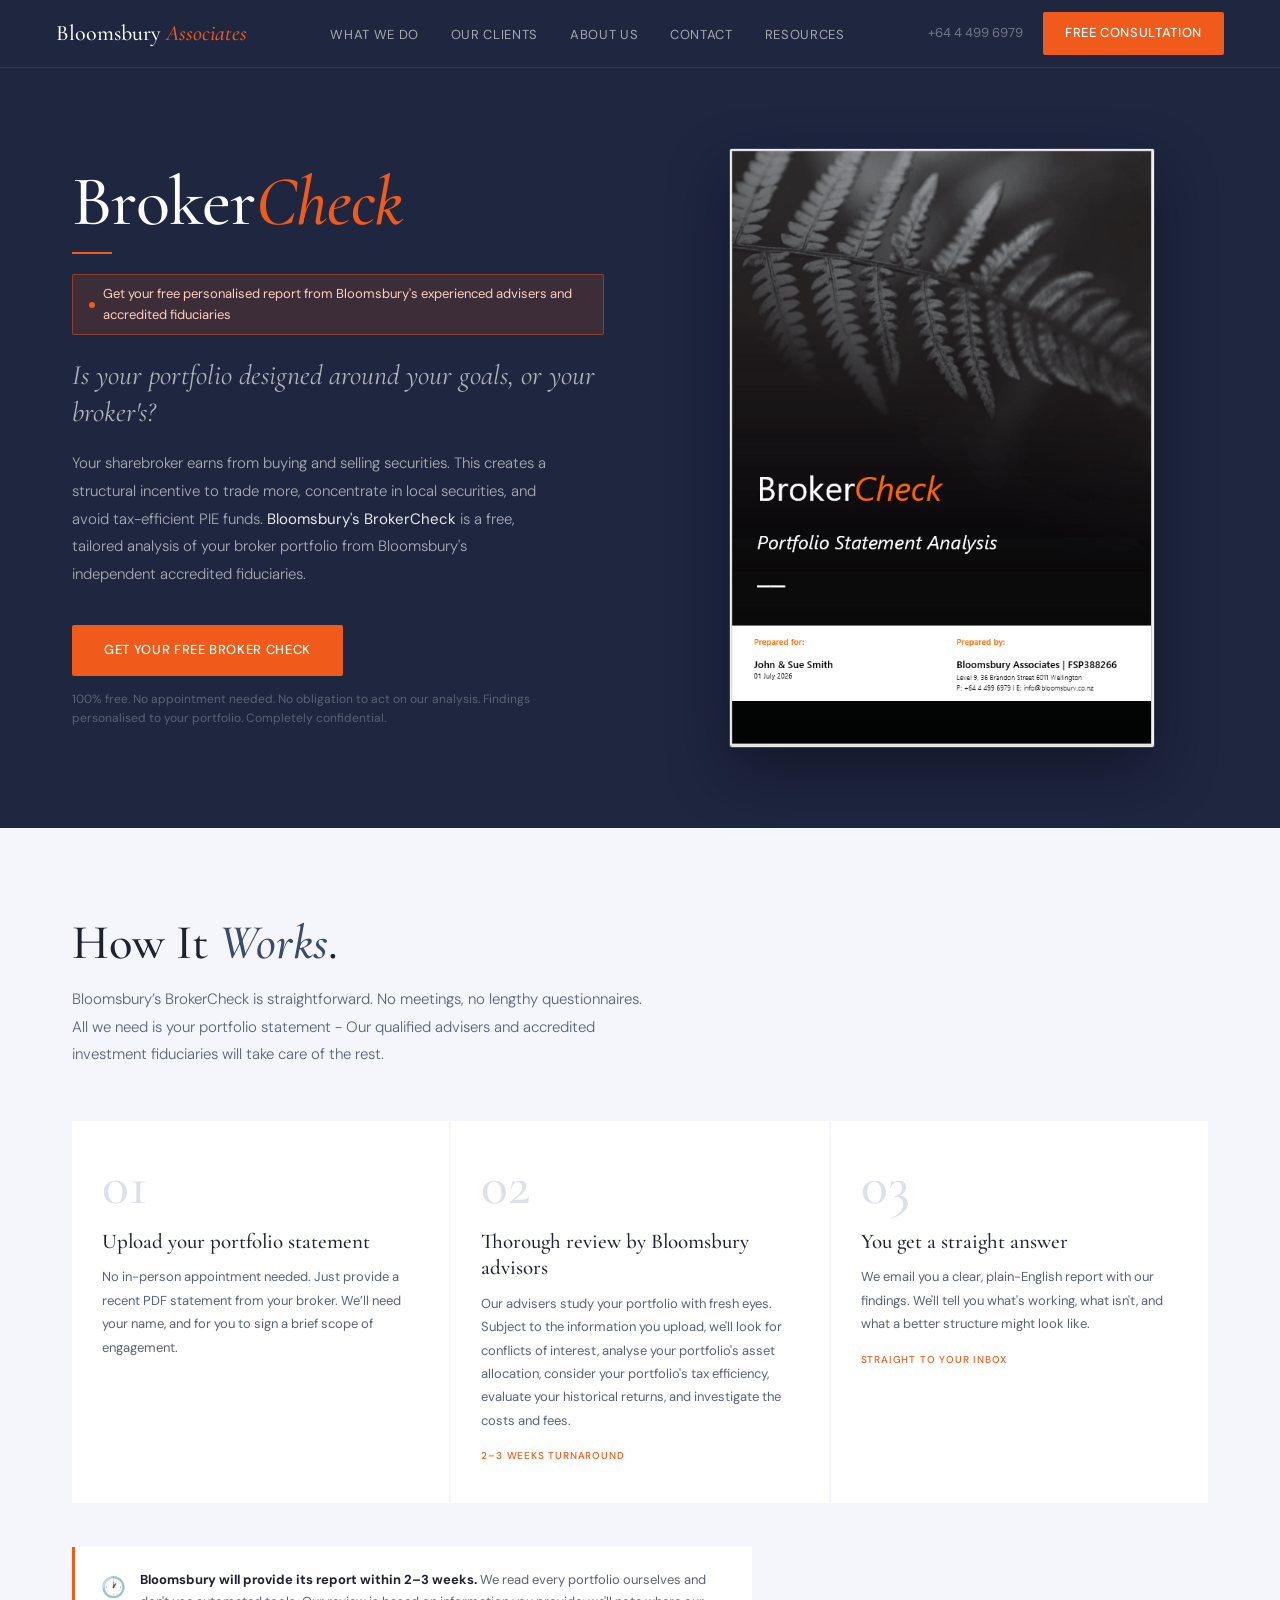
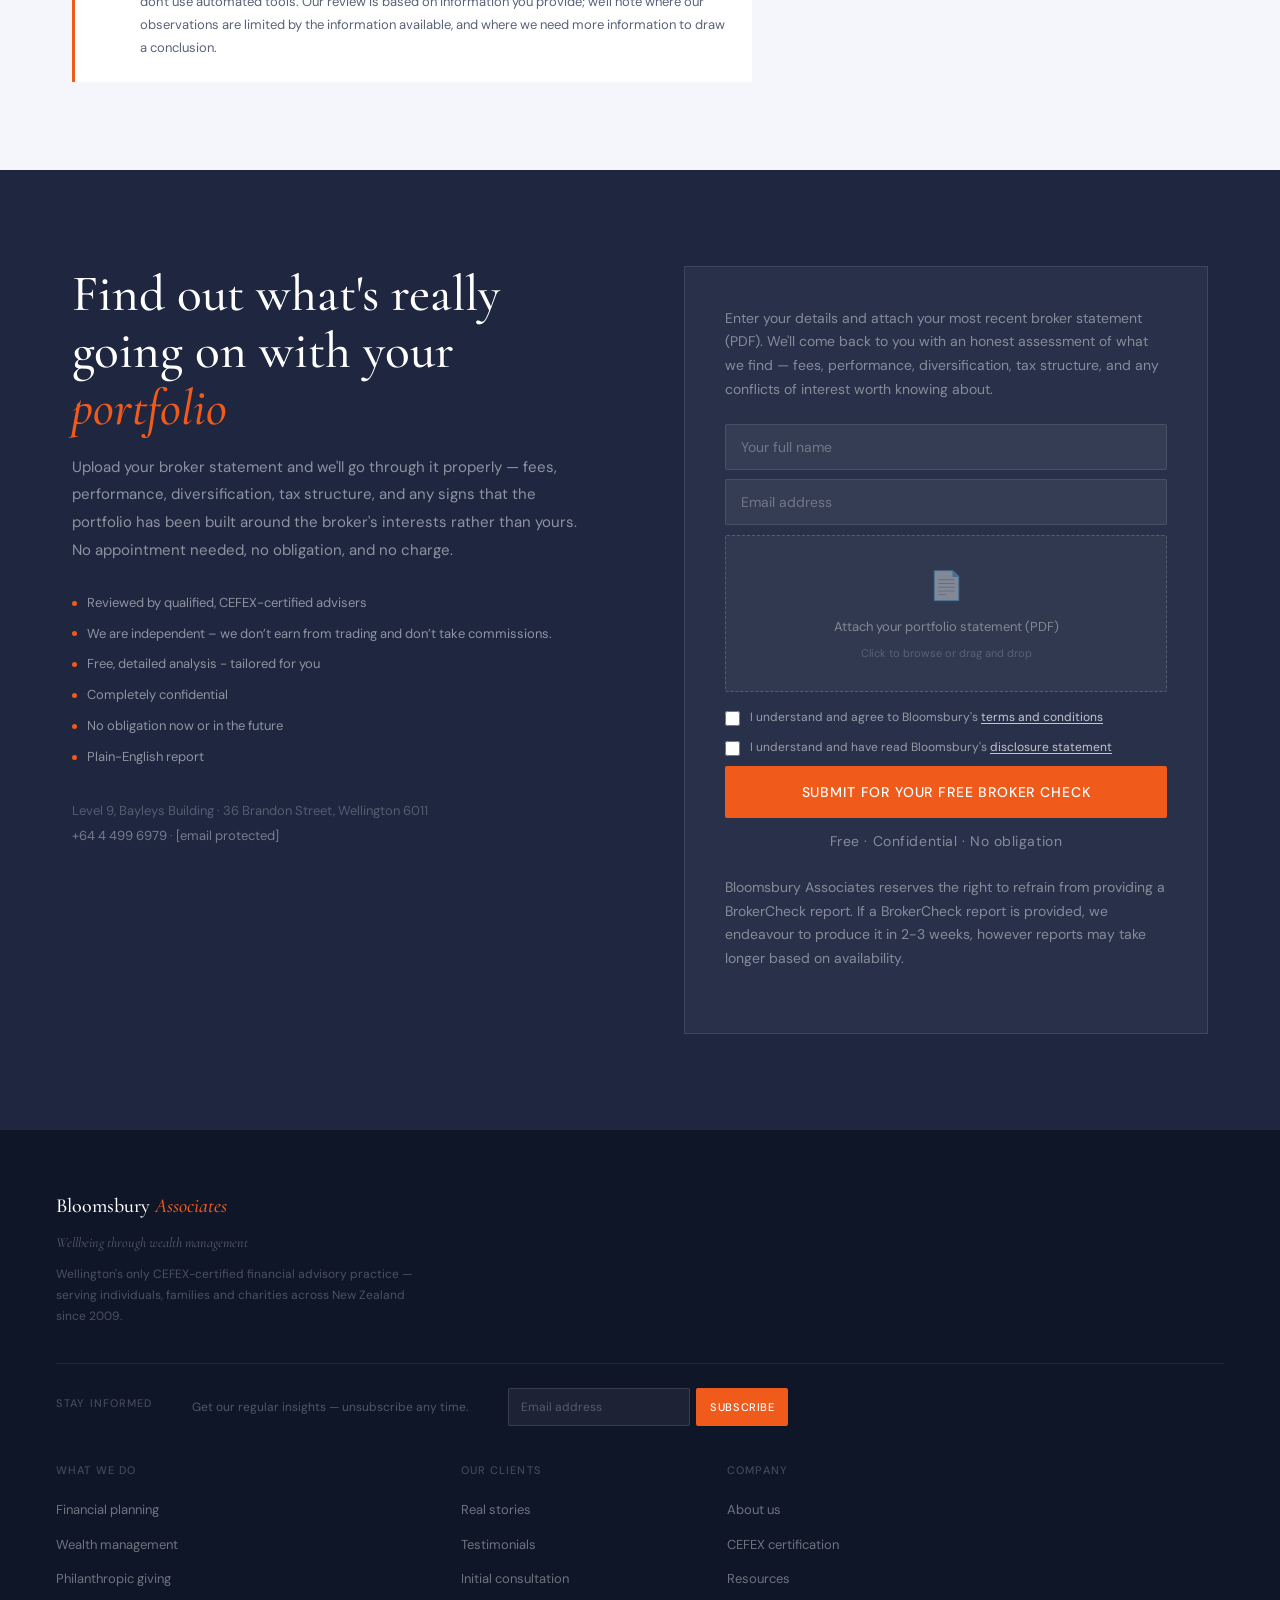
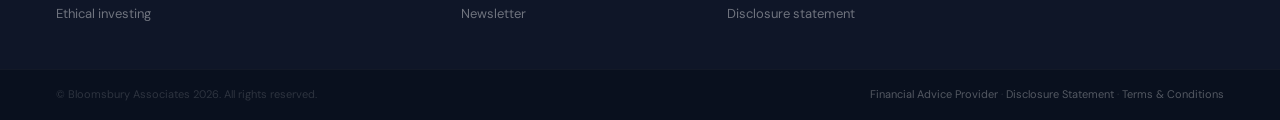
<file: broker-check.html>
<!DOCTYPE html>
<html lang="en">
<head>
<meta charset="UTF-8"><meta name="viewport" content="width=device-width, initial-scale=1.0">
<title>BrokerCheck — Free Independent Portfolio Review | Bloomsbury Associates</title>
<meta name="description" content="What's really in your broker portfolio? Submit your statement for a free, straight-talking independent review from Bloomsbury Associates.">
<link rel="preconnect" href="https://fonts.googleapis.com">
<link href="https://fonts.googleapis.com/css2?family=Cormorant+Garamond:ital,wght@0,400;0,500;0,600;1,400;1,500&family=DM+Sans:wght@300;400;500&display=swap" rel="stylesheet">
<style>
*{margin:0;padding:0;box-sizing:border-box}
:root{
  --ink:#1e2230;--bd:#1e2640;--bm:#2a3352;--bdp:#161e30;--blu:#3a4a6b;
  --bpl:#fff;--gl:#fff;--gm:#dde0ea;--gt:#5a6278;
  --or:#f05a1a;--ol:#fef0e8;--od:#c94a12;--bl:#e0e3ed;
  --serif:'Cormorant Garamond',Georgia,serif;--sans:'DM Sans',sans-serif}
html{scroll-behavior:smooth}
body{font-family:var(--sans);background:#fff;color:var(--ink);font-size:16px;line-height:1.6;-webkit-font-smoothing:antialiased}

/* NAV */
nav{background:var(--bd);padding:0 56px;display:flex;align-items:center;justify-content:space-between;height:68px;position:sticky;top:0;z-index:100;border-bottom:.5px solid rgba(255,255,255,.07)}
.nl{color:#fff;font-family:var(--serif);font-size:22px;font-weight:500;text-decoration:none}.nl em{font-style:italic;color:var(--or)}
.nm{display:flex;gap:32px;list-style:none}.nm a{color:rgba(255,255,255,.6);text-decoration:none;font-size:13px;letter-spacing:.05em;text-transform:uppercase;transition:color .2s}.nm a:hover{color:#fff}
.nr{display:flex;align-items:center;gap:20px}
.nph{font-size:13px;color:rgba(255,255,255,.38)}
.nc{background:var(--or);color:#fff;padding:11px 22px;font-family:var(--sans);font-size:13px;font-weight:500;letter-spacing:.05em;text-transform:uppercase;border-radius:2px;transition:background .2s;text-decoration:none}.nc:hover{background:var(--od)}

/* HERO */
.hero{background:var(--bd);padding:80px 72px;display:grid;grid-template-columns:1fr 1fr;gap:72px;align-items:center;min-height:80vh}
.heyebrow{font-family:var(--serif);font-size:clamp(48px,5.5vw,72px);font-weight:500;color:#fff;letter-spacing:-.01em;margin-bottom:14px;line-height:1}
.heyebrow em{font-style:italic;color:var(--or)}
.heyebrow-rule{width:40px;height:2px;background:var(--or);margin-bottom:20px}
.hh1{font-family:var(--serif);font-size:clamp(20px,2.2vw,28px);font-weight:400;color:rgba(255,255,255,.65);line-height:1.3;margin-bottom:20px;font-style:italic}
.htag{display:inline-flex;align-items:center;gap:8px;background:rgba(240,90,26,.15);border:.5px solid rgba(240,90,26,.45);color:#fdd0bc;padding:9px 16px;border-radius:2px;font-size:13px;font-weight:400;font-style:normal;font-family:var(--sans);margin-bottom:22px;width:fit-content}
.htag::before{content:'';width:6px;height:6px;background:var(--or);border-radius:50%;flex-shrink:0}
.hsub{font-size:15px;font-weight:300;color:rgba(255,255,255,.62);line-height:1.85;max-width:480px;margin-bottom:36px}
.hsub strong{color:rgba(255,255,255,.9);font-weight:400}
.bp{background:var(--or);color:#fff;border:none;padding:15px 32px;font-family:var(--sans);font-size:13px;font-weight:500;letter-spacing:.05em;text-transform:uppercase;cursor:pointer;border-radius:2px;transition:all .2s;text-decoration:none;display:inline-block}.bp:hover{background:var(--od);transform:translateY(-1px)}
.hnote{margin-top:14px;font-size:12px;color:rgba(255,255,255,.28)}

/* SAMPLE REPORT PREVIEW IMAGE */
.bc-preview{position:relative;border-radius:3px;overflow:hidden;border:.5px solid rgba(255,255,255,.12);box-shadow:0 24px 60px rgba(0,0,0,.35);align-self:center;width:80%;max-width:460px;justify-self:center}
.bc-preview-stage{position:relative}
.bc-preview-page{width:100%;height:auto;display:block;vertical-align:top}
.bc-preview-page--contents{position:relative;z-index:1}
.bc-preview-page--cover{position:absolute;inset:0;z-index:2;transition:transform .55s ease,opacity .55s ease}
.bc-preview:hover .bc-preview-page--cover{transform:translateX(24%) rotate(1deg) scale(.985);opacity:.78}
.bc-preview-badge{position:absolute;top:12px;right:12px;font-size:9px;font-weight:500;letter-spacing:.12em;color:rgba(255,255,255,.85);text-transform:uppercase;background:rgba(0,0,0,.45);padding:6px 10px;border-radius:2px;pointer-events:none}
@media (prefers-reduced-motion: reduce){
  .bc-preview-page--cover{transition:none}
  .bc-preview:hover .bc-preview-page--cover{transform:none;opacity:1}
}

/* TRUST BAR */
.tb{background:var(--bd);border-bottom:.5px solid rgba(255,255,255,.07);padding:0 72px;display:flex;align-items:center;flex-wrap:wrap}
.ti{font-size:13px;font-weight:400;color:rgba(255,255,255,.5);padding:16px 28px;border-right:.5px solid rgba(255,255,255,.08);flex-shrink:0;display:flex;align-items:center;gap:9px}
.ti:first-child{padding-left:0}.ti:last-child{border-right:none}
.ti-dot{width:4px;height:4px;background:var(--or);border-radius:50%;flex-shrink:0}

/* HOW IT WORKS */
.how{padding:88px 72px;background:#f4f6fb}
.sl{font-size:11px;font-weight:500;letter-spacing:.15em;text-transform:uppercase;color:var(--bd);margin-bottom:12px}
.sh2{font-family:var(--serif);font-size:clamp(32px,3.8vw,50px);font-weight:500;color:var(--ink);line-height:1.12;margin-bottom:16px}.sh2 em{font-style:italic;color:var(--blu)}
.slead{font-size:15px;font-weight:300;color:var(--gt);max-width:580px;line-height:1.85;margin-bottom:52px}
.steps{display:grid;grid-template-columns:repeat(3,1fr);gap:2px}
.step{background:#fff;padding:36px 30px}
.step-num{font-family:var(--serif);font-size:56px;font-weight:500;color:var(--gm);line-height:1;margin-bottom:16px}
.step-title{font-family:var(--serif);font-size:21px;font-weight:500;color:var(--ink);margin-bottom:10px;line-height:1.25}
.step-body{font-size:13px;color:var(--gt);line-height:1.8}
.step-tag{display:inline-block;margin-top:16px;font-size:10px;font-weight:500;letter-spacing:.08em;text-transform:uppercase;color:var(--or)}
.timeline-note{margin-top:44px;display:flex;align-items:flex-start;gap:14px;padding:22px 26px;background:#fff;border-left:3px solid var(--or);max-width:680px}
.timeline-note-icon{font-size:20px;flex-shrink:0;margin-top:2px}
.timeline-note p{font-size:13px;color:var(--gt);line-height:1.75}
.timeline-note p strong{color:var(--ink)}

/* FORM SECTION */
.fsec{background:var(--bd);padding:96px 72px;display:grid;grid-template-columns:1fr 1fr;gap:88px;align-items:start}
.fsec h2{font-family:var(--serif);font-size:clamp(34px,4vw,52px);font-weight:500;color:#fff;line-height:1.12;margin-bottom:16px}
.fsec h2 em{font-style:italic;color:var(--or)}
.fsec>div:first-child>p{font-size:15px;color:rgba(255,255,255,.5);line-height:1.85;margin-bottom:28px}
.checklist{display:flex;flex-direction:column;gap:10px}
.checklist li{display:flex;align-items:center;gap:10px;font-size:13px;color:rgba(255,255,255,.5);list-style:none}
.checklist li::before{content:'';width:5px;height:5px;background:var(--or);border-radius:50%;flex-shrink:0}
.contact-info{margin-top:32px;font-size:13px;color:rgba(255,255,255,.25);line-height:1.85}
.contact-info a{color:rgba(255,255,255,.4);text-decoration:none}.contact-info a:hover{color:var(--or)}

.cform{background:rgba(255,255,255,.05);border:.5px solid rgba(255,255,255,.1);padding:40px}
.cform>p{font-size:14px;color:rgba(255,255,255,.44);margin-bottom:22px;line-height:1.7}
.ig{display:flex;flex-direction:column;gap:9px;margin-bottom:10px}
.fi{background:rgba(255,255,255,.06);border:.5px solid rgba(255,255,255,.1);padding:13px 15px;color:#fff;font-size:14px;font-family:var(--sans);border-radius:2px;outline:none;transition:border-color .2s;width:100%}
.fi::placeholder{color:rgba(255,255,255,.3)}.fi:focus{border-color:rgba(240,90,26,.5);background:rgba(255,255,255,.09)}
.file-label{display:flex;flex-direction:column;align-items:center;justify-content:center;gap:8px;background:rgba(255,255,255,.04);border:.5px dashed rgba(255,255,255,.18);padding:28px 20px;cursor:pointer;border-radius:2px;transition:all .2s;margin-bottom:10px;text-align:center}
.file-label:hover{border-color:rgba(240,90,26,.4);background:rgba(240,90,26,.04)}
.file-label input{display:none}
.file-icon{font-size:28px;opacity:.4}
.file-label-text{font-size:13px;color:rgba(255,255,255,.4)}
.file-label-sub{font-size:11px;color:rgba(255,255,255,.2)}
.file-label.has-file .file-label-text{color:rgba(255,255,255,.75)}
.bctl{width:100%;background:var(--or);color:#fff;border:none;padding:17px;font-family:var(--sans);font-size:14px;font-weight:500;letter-spacing:.06em;text-transform:uppercase;cursor:pointer;border-radius:2px;transition:background .2s;margin-top:6px}.bctl:hover:not(:disabled){background:var(--od)}.bctl:disabled{opacity:.6;cursor:default}
.noob{font-size:11px;color:rgba(255,255,255,.22);text-align:center;margin-top:12px;letter-spacing:.04em}
.consent-stack{display:flex;flex-direction:column;gap:12px;margin-top:16px;margin-bottom:4px}
.consent-row{display:flex;align-items:flex-start;gap:10px;font-size:12px;color:rgba(255,255,255,.52);line-height:1.5;cursor:pointer}
.consent-row input[type=checkbox]{margin-top:3px;flex-shrink:0;width:15px;height:15px;accent-color:var(--or)}
.consent-row a{color:rgba(255,255,255,.72);text-decoration:underline;text-underline-offset:2px}.consent-row a:hover{color:var(--or)}
.form-disclaimer{font-size:10px;color:rgba(255,255,255,.28);line-height:1.55;margin-top:14px}

/* FOOTER */
footer{background:#0f1628;padding:60px 72px 44px;display:grid;grid-template-columns:1.6fr 1fr 1fr 1fr 1.4fr;gap:40px}
.fwm{font-family:var(--serif);font-size:20px;color:#fff;font-weight:500;margin-bottom:10px}.fwm em{color:var(--or);font-style:italic}
.ftag{font-family:var(--serif);font-size:14px;font-style:italic;color:rgba(255,255,255,.3);margin-bottom:10px}
.fdesc{font-size:12px;color:rgba(255,255,255,.25);line-height:1.75}
.fcol h4{font-size:11px;font-weight:500;letter-spacing:.1em;text-transform:uppercase;color:rgba(255,255,255,.22);margin-bottom:16px}
.fcol ul{list-style:none;display:flex;flex-direction:column;gap:9px}
.fcol ul a{font-size:13px;color:rgba(255,255,255,.4);text-decoration:none;transition:color .2s}.fcol ul a:hover{color:#fff}
.fbot{background:#09101e;padding:16px 72px;display:flex;justify-content:space-between;align-items:center;border-top:.5px solid rgba(255,255,255,.04)}
.fbot p{font-size:11px;color:rgba(255,255,255,.15)}.fbot a{color:rgba(255,255,255,.3);text-decoration:none}.fbot a:hover{color:rgba(255,255,255,.6)}
.fade{opacity:1;transform:none;transition:opacity .6s ease,transform .6s ease}
.js-fade{opacity:0;transform:translateY(20px)}.js-fade.vis{opacity:1;transform:none}

@media(max-width:900px){
  nav{padding:0 24px}
  .nm{display:none}
  .nph{display:none}
  .hero,.fsec{grid-template-columns:1fr;padding:48px 24px}
  .bc-preview{width:75%;max-width:420px}
  .how{padding:60px 24px}
  .steps{grid-template-columns:1fr}
  footer{grid-template-columns:1fr;padding:40px 24px}
  .fbot{padding:16px 24px;flex-direction:column;gap:8px;text-align:center}
  .tb{padding:0 24px}
}

/* DROPDOWN */
.has-drop{position:relative}
.has-drop:hover .dropdown,.has-drop:focus-within .dropdown{opacity:1;pointer-events:all;transform:translateY(0)}
.dropdown{position:absolute;top:100%;left:-16px;background:var(--bm);border:.5px solid rgba(255,255,255,.12);border-top:2px solid var(--or);min-width:170px;opacity:0;pointer-events:none;transform:translateY(-6px);transition:all .18s ease;z-index:200;box-shadow:0 8px 24px rgba(0,0,0,.25)}
.dropdown a{display:block;padding:12px 18px;font-size:12px;letter-spacing:.05em;text-transform:uppercase;color:rgba(255,255,255,.6);text-decoration:none;border-bottom:.5px solid rgba(255,255,255,.07);transition:all .15s;font-family:var(--sans);font-weight:400}
.dropdown a:last-child{border-bottom:none}
.dropdown a:hover{color:#fff;background:rgba(255,255,255,.06);padding-left:22px}
/* FOOTER NEWSLETTER */
.fn-signup{border-left:.5px solid rgba(255,255,255,.08);padding-left:32px}
.fn-head{font-size:11px;font-weight:500;letter-spacing:.1em;text-transform:uppercase;color:rgba(255,255,255,.22);margin-bottom:8px}
.fn-sub{font-size:12px;color:rgba(255,255,255,.28);line-height:1.6;margin-bottom:16px}
.fn-row{display:flex;gap:6px}
.fn-f{flex:1;background:rgba(255,255,255,.06);border:.5px solid rgba(255,255,255,.12);padding:10px 12px;color:#fff;font-size:12px;font-family:var(--sans);border-radius:2px;outline:none;transition:border-color .2s;min-width:0}
.fn-f::placeholder{color:rgba(255,255,255,.25)}
.fn-f:focus{border-color:rgba(240,90,26,.45)}
.fn-btn{background:var(--or);color:#fff;border:none;padding:10px 14px;font-family:var(--sans);font-size:11px;font-weight:500;letter-spacing:.05em;text-transform:uppercase;cursor:pointer;border-radius:2px;white-space:nowrap;transition:background .2s;flex-shrink:0}.fn-btn:hover:not(:disabled){background:var(--od)}
/* HAM + DRAWER — inlined so nav works without responsive.css */
.ham{display:none;flex-direction:column;gap:5px;background:none;border:none;cursor:pointer;padding:4px;z-index:200}
.ham span{display:block;width:22px;height:1.5px;background:#fff;transition:all .25s;transform-origin:center}
.ham.open span:nth-child(1){transform:translateY(6.5px) rotate(45deg)}
.ham.open span:nth-child(2){opacity:0;transform:scaleX(0)}
.ham.open span:nth-child(3){transform:translateY(-6.5px) rotate(-45deg)}
.ndrawer{display:none;position:fixed;top:68px;left:0;right:0;bottom:0;background:var(--bd);padding:40px 28px;flex-direction:column;gap:0;z-index:150;overflow-y:auto;border-top:.5px solid rgba(255,255,255,.08)}
.ndrawer.open{display:flex}
.ndrawer a{display:block;color:rgba(255,255,255,.75);text-decoration:none;font-size:18px;font-family:var(--serif);font-weight:400;padding:16px 0;border-bottom:.5px solid rgba(255,255,255,.07);transition:color .2s}
.ndrawer a:hover,.ndrawer a.act{color:#fff}
.ndrawer .nc{display:inline-block;margin-top:28px;background:var(--or);color:#fff;padding:14px 28px;font-family:var(--sans);font-size:13px;font-weight:500;letter-spacing:.05em;text-transform:uppercase;border-radius:2px;text-decoration:none;border:none}
.ndrawer .nph{display:block;font-size:13px;color:rgba(255,255,255,.35);margin-top:16px}
@media(max-width:1024px){nav{padding:0 32px}.nm,.nr .nph{display:none}.ham{display:flex}.nr{gap:12px}}
@media(max-width:768px){nav{padding:0 20px;height:60px}.ndrawer{top:60px}.hero,.fsec{grid-template-columns:1fr;padding:48px 20px}.how{padding:60px 20px}.steps{grid-template-columns:1fr}footer{grid-template-columns:1fr;padding:40px 20px}.fbot{padding:16px 20px;flex-direction:column;gap:8px;text-align:center}}
</style>
<link rel="stylesheet" href="responsive.css">
</head>
<body>

<nav>
  <a href="index.html" class="nl">Bloomsbury <em>Associates</em></a>
  <ul class="nm">
    <li><a href="what-we-do.html">What we do</a></li>
    <li><a href="our-clients.html">Our clients</a></li>
    <li><a href="about-us.html">About us</a></li>
    <li><a href="contact.html">Contact</a></li>
    <li class="has-drop">
      <a href="blog.html" class="act">Resources</a>
      <div class="dropdown">
        <a href="tools.html">Tools</a>
        <a href="blog.html">Blog</a>
        <a href="investment-videos.html">Investment videos</a>
        <a href="https://bloomsbury.co.nz/what-we-do/philanthropic-giving/the-future-of-charitable-giving-in-nz.html">Research</a>
      </div>
    </li>
  </ul>
  <div class="nr"><button class="ham" aria-label="Open menu" onclick="toggleNav(this)"><span></span><span></span><span></span></button>
    <span class="nph">+64 4 499 6979</span>
    <a href="index.html#form" class="nc">Free consultation</a>
  </div>
</nav>
<div class="ndrawer" id="ndrawer">
  <a href="what-we-do.html">What we do</a>
  <a href="our-clients.html">Our clients</a>
  <a href="about-us.html">About us</a>
  <a href="contact.html">Contact</a>
  <a href="tools.html">Tools</a>
  <a href="blog.html">Blog</a>
  <a href="investment-videos.html">Investment videos</a>
  <a href="https://bloomsbury.co.nz/what-we-do/philanthropic-giving/the-future-of-charitable-giving-in-nz.html">Research</a>
  <a href="index.html#form" class="nc">Free consultation</a>
  <span class="nph">+64 4 499 6979</span>
</div>


<!-- HERO -->
<section class="hero">
  <div>
    <p class="heyebrow">Broker<em>Check</em></p>
    <div class="heyebrow-rule"></div>
    <p class="htag">Get your free personalised report from Bloomsbury's experienced advisers and accredited fiduciaries</p>
    <h1 class="hh1">Is your portfolio designed around your goals, or your broker's?</h1>
    <p class="hsub">Your sharebroker earns from buying and selling securities. This creates a structural incentive to trade more, concentrate in local securities, and avoid tax-efficient PIE funds. <strong>Bloomsbury's BrokerCheck</strong> is a free, tailored analysis of your broker portfolio from Bloomsbury's independent accredited fiduciaries.</p>
    <a href="#form" class="bp">Get your free broker check</a>
    <p class="hnote">100% free. No appointment needed. No obligation to act on our analysis. Findings personalised to your portfolio. Completely confidential.</p>
  </div>

  <div class="bc-preview">
    <span class="bc-preview-badge">Report Preview</span>
    <div class="bc-preview-stage">
      <img class="bc-preview-page bc-preview-page--contents" src="Contents%20Page%20Demo.png" alt="BrokerCheck contents page preview showing key findings and structure" width="563" height="794" loading="lazy" decoding="async" />
      <img class="bc-preview-page bc-preview-page--cover" src="Cover%20Page%20Demo.png" alt="BrokerCheck cover page preview for portfolio statement analysis" width="567" height="797" loading="lazy" decoding="async" />
    </div>
  </div>
</section>

<!-- HOW IT WORKS -->
<section class="how fade" id="how">
  <h2 class="sh2">How It <em>Works</em>.</h2>
  <p class="slead">Bloomsbury’s BrokerCheck is straightforward. No meetings, no lengthy questionnaires. All we need is your portfolio statement - Our qualified advisers and accredited investment fiduciaries will take care of the rest.</p>
  <div class="steps">
    <div class="step">
      <div class="step-num">01</div>
      <div class="step-title">Upload your portfolio statement</div>
      <p class="step-body">No in-person appointment needed. Just provide a recent PDF statement from your broker. We’ll need your name, and for you to sign a brief scope of engagement.</p>
    </div>
    <div class="step">
      <div class="step-num">02</div>
      <div class="step-title">Thorough review by Bloomsbury advisors</div>
      <p class="step-body">Our advisers study your portfolio with fresh eyes. Subject to the information you upload, we'll look for conflicts of interest, analyse your portfolio's asset allocation, consider your portfolio's tax efficiency, evaluate your historical returns, and investigate the costs and fees.</p>
      <span class="step-tag">2–3 weeks turnaround</span>
    </div>
    <div class="step">
      <div class="step-num">03</div>
      <div class="step-title">You get a straight answer</div>
      <p class="step-body">We email you a clear, plain-English report with our findings. We'll tell you what's working, what isn't, and what a better structure might look like.</p>
      <span class="step-tag">Straight to your inbox</span>
    </div>
  </div>
  <div class="timeline-note">
    <div class="timeline-note-icon">🕐</div>
    <p><strong>Bloomsbury will provide its report within 2–3 weeks.</strong> We read every portfolio ourselves and don't use automated tools. Our review is based on information you provide; we'll note where our observations are limited by the information available, and where we need more information to draw a conclusion.</p>
  </div>
</section>

<!-- FORM -->
<section class="fsec fade" id="form">
  <div>
    <h2>Find out what's really<br>going on with your <em>portfolio</em></h2>
    <p>Upload your broker statement and we'll go through it properly — fees, performance, diversification, tax structure, and any signs that the portfolio has been built around the broker's interests rather than yours. No appointment needed, no obligation, and no charge.</p>
    <ul class="checklist">
      <li>Reviewed by qualified, CEFEX-certified advisers</li>
      <li>We are independent – we don’t earn from trading and don’t take commissions. </li>
      <li>Free, detailed analysis - tailored for you</li>
	<li>Completely confidential </li>
      <li>No obligation now or in the future</li>
	<li>Plain-English report </li>
    </ul>
    <div class="contact-info">Level 9, Bayleys Building · 36 Brandon Street, Wellington 6011<br>
    <a href="tel:+6444996979">+64 4 499 6979</a> · <a href="/cdn-cgi/l/email-protection#385d56494d514a515d4b785a545757554b5a4d4a41165b57165642"><span class="__cf_email__" data-cfemail="57323926223e253e322417353b38383a243522252e79343879392d">[email&#160;protected]</span></a></div>
  </div>
  <div class="cform">
    <p>Enter your details and attach your most recent broker statement (PDF). We'll come back to you with an honest assessment of what we find — fees, performance, diversification, tax structure, and any conflicts of interest worth knowing about.</p>
    <div class="ig">
      <input class="fi" type="text" placeholder="Your full name" id="fname">
      <input class="fi" type="email" placeholder="Email address" id="femail">
    </div>
    <label class="file-label" id="fileLabel">
      <input type="file" accept=".pdf" onchange="handleFile(this)">
      <div class="file-icon">📄</div>
      <div class="file-label-text" id="fileLabelText">Attach your portfolio statement (PDF)</div>
      <div class="file-label-sub">Click to browse or drag and drop</div>
    </label>
    <div class="consent-stack">
      <label class="consent-row">
        <input type="checkbox" id="consentTerms">
        <span>I understand and agree to Bloomsbury's <a href="https://bloomsbury.co.nz/terms-conditions.html" target="_blank" rel="noopener noreferrer">terms and conditions</a></span>
      </label>
      <label class="consent-row">
        <input type="checkbox" id="consentDisclosure">
        <span>I understand and have read Bloomsbury's <a href="https://bloomsbury.co.nz/disclosure.html" target="_blank" rel="noopener noreferrer">disclosure statement</a></span>
      </label>
    </div>
    <button class="bctl" id="submitBtn" onclick="handleSubmit()">Submit for your free broker check</button>
    <p class="noob">Free · Confidential · No obligation</p>
    <p class="form-disclaimer">Bloomsbury Associates reserves the right to refrain from providing a BrokerCheck report. If a BrokerCheck report is provided, we endeavour to produce it in 2-3 weeks, however reports may take longer based on availability.</p>
  </div>
</section>

<footer>
  <div><p class="fwm">Bloomsbury <em>Associates</em></p><p class="ftag">Wellbeing through wealth management</p><p class="fdesc">Wellington's only CEFEX-certified financial advisory practice — serving individuals, families and charities across New Zealand since 2009.</p></div>
  <div class="fn-signup">
    <p class="fn-head">Stay Informed</p>
    <p class="fn-sub">Get our regular insights — unsubscribe any time.</p>
    <div class="fn-row">
      <input class="fn-f" type="email" placeholder="Email address">
      <button class="fn-btn" onclick="this.textContent='✓';this.style.background='#2a6e3a';this.disabled=true">Subscribe</button>
    </div>
  </div>
  <div class="fcol"><h4>What we do</h4><ul><li><a href="what-we-do.html#fp">Financial planning</a></li><li><a href="what-we-do.html#wm">Wealth management</a></li><li><a href="what-we-do.html#philanthropy">Philanthropic giving</a></li><li><a href="what-we-do.html#ethical">Ethical investing</a></li></ul></div>
  <div class="fcol"><h4>Our clients</h4><ul><li><a href="our-clients.html">Real stories</a></li><li><a href="our-clients.html#testimonials">Testimonials</a></li><li><a href="index.html#form">Initial consultation</a></li><li><a href="contact.html#newsletter">Newsletter</a></li></ul></div>
  <div class="fcol"><h4>Company</h4><ul><li><a href="about-us.html">About us</a></li><li><a href="about-us.html#cefex">CEFEX certification</a></li><li><a href="blog.html">Resources</a></li><li><a href="#">Disclosure statement</a></li></ul></div>
</footer>
<div class="fbot"><p>© Bloomsbury Associates 2026. All rights reserved.</p><p><a href="#">Financial Advice Provider</a> · <a href="#">Disclosure Statement</a> · <a href="#">Terms &amp; Conditions</a></p></div>

<script>
const obs=new IntersectionObserver(e=>e.forEach(x=>{if(x.isIntersecting){x.target.classList.add('vis');obs.unobserve(x.target)}}),{threshold:.07});
document.querySelectorAll('.fade').forEach(el=>obs.observe(el));

function handleFile(input){
  const label = document.getElementById('fileLabel');
  const text = document.getElementById('fileLabelText');
  if(input.files && input.files[0]){
    text.textContent = '✓ ' + input.files[0].name;
    label.classList.add('has-file');
    label.style.borderColor = 'rgba(240,90,26,.5)';
  }
}

function handleSubmit(){
  const name = document.getElementById('fname').value.trim();
  const email = document.getElementById('femail').value.trim();
  const terms = document.getElementById('consentTerms').checked;
  const disc = document.getElementById('consentDisclosure').checked;
  const btn = document.getElementById('submitBtn');
  if(!name || !email){
    btn.style.background = '#8a4a3a';
    btn.textContent = 'Please fill in your name and email';
    setTimeout(()=>{btn.style.background='';btn.textContent='Submit for your free broker check'},2200);
    return;
  }
  if(!terms || !disc){
    btn.style.background = '#8a4a3a';
    btn.textContent = 'Please confirm both declarations';
    setTimeout(()=>{btn.style.background='';btn.textContent='Submit for your free broker check'},2200);
    return;
  }
  btn.textContent = '✓ Received — we\'ll send your review within 2–3 weeks';
  btn.style.background = '#2a6e3a';
  btn.disabled = true;
}
</script>
<script>
function toggleNav(btn){
  btn.classList.toggle('open');
  var drawer=document.getElementById('ndrawer');
  drawer.classList.toggle('open');
  document.body.style.overflow=btn.classList.contains('open')?'hidden':'';
}
document.addEventListener('DOMContentLoaded',function(){
  document.querySelectorAll('.ndrawer a').forEach(function(a){
    a.addEventListener('click',function(){
      var btn=document.querySelector('.ham');
      if(btn)btn.classList.remove('open');
      var drawer=document.getElementById('ndrawer');
      if(drawer)drawer.classList.remove('open');
      document.body.style.overflow='';
    });
  });
});
</script>
</body>
</html>
</file>
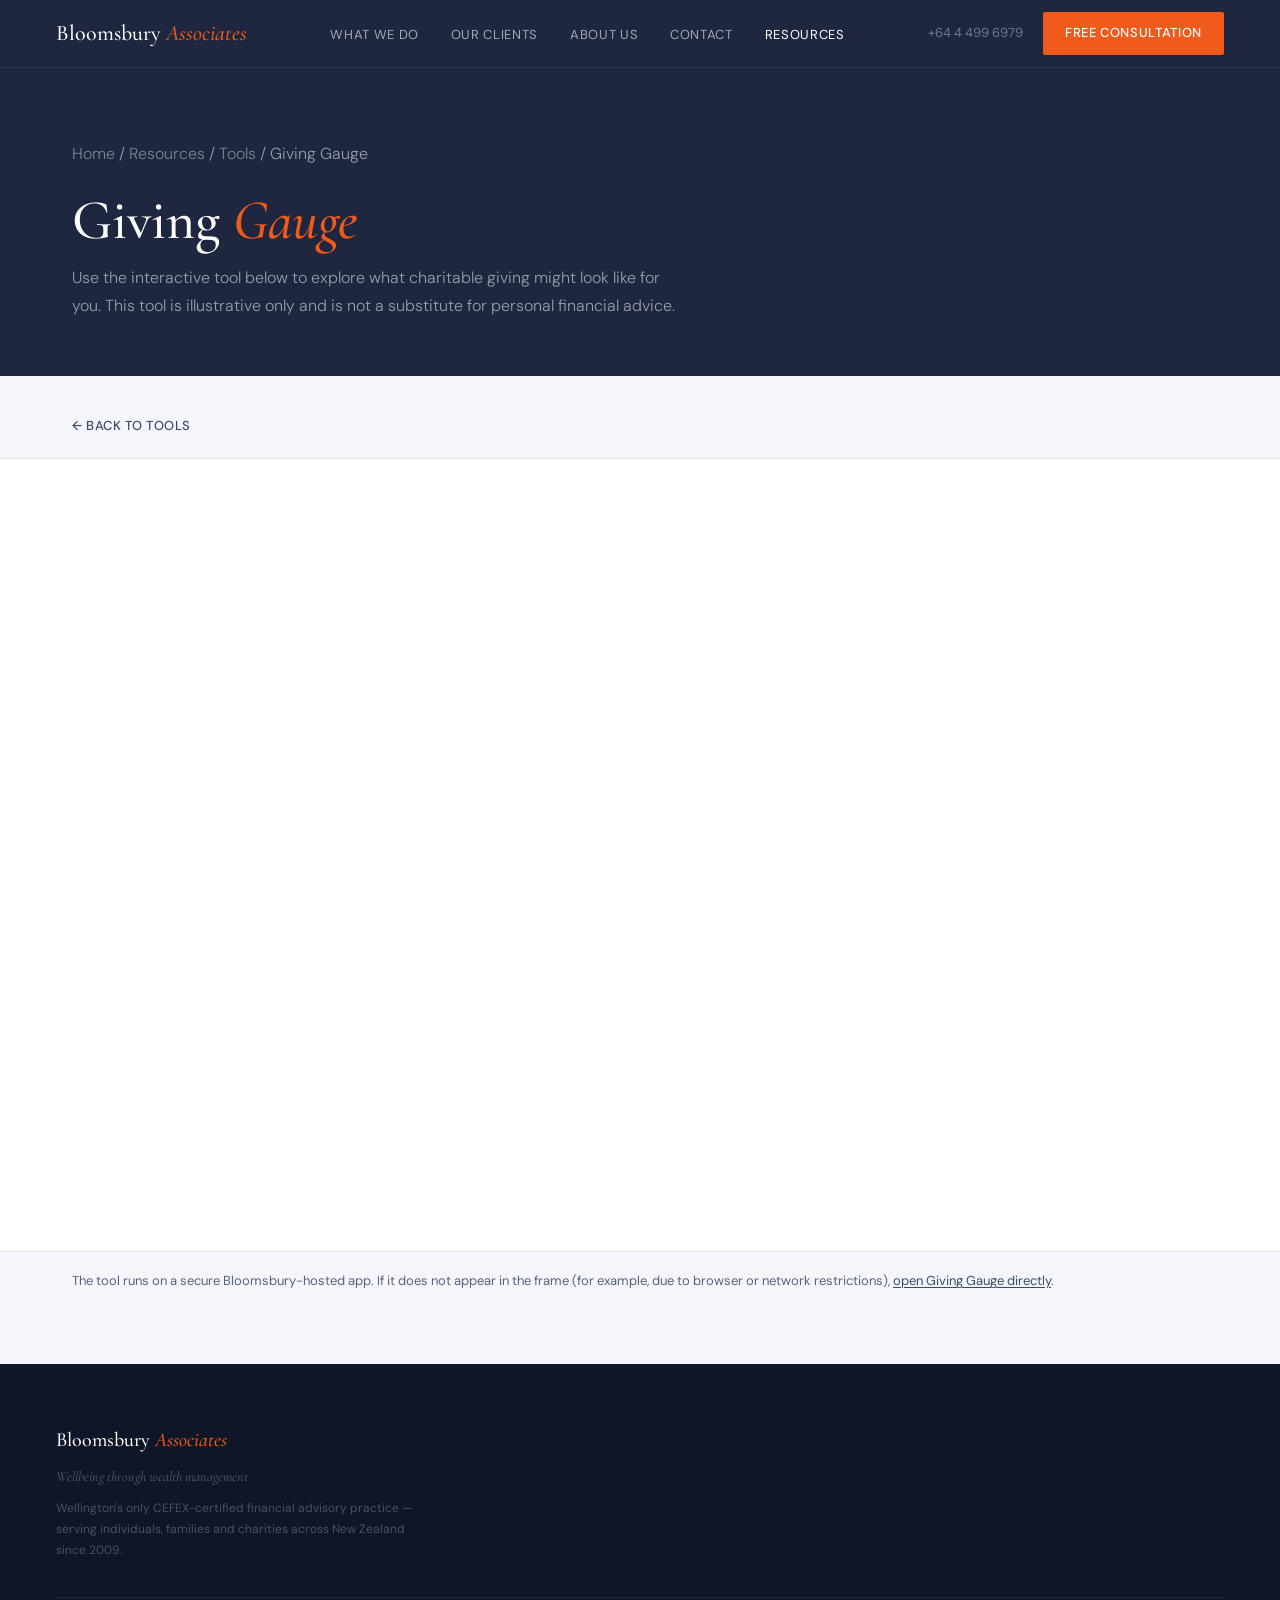
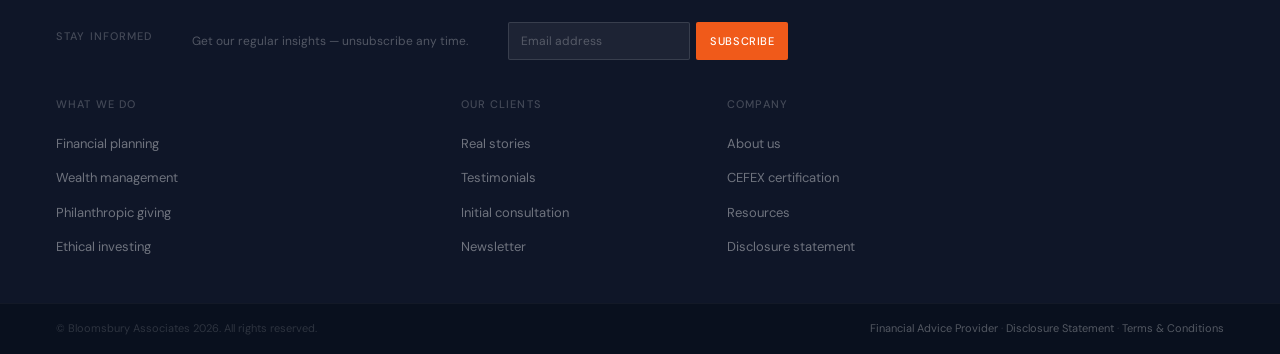
<file: giving-gauge.html>
<!DOCTYPE html>
<html lang="en">
<head>
  <meta charset="UTF-8" />
  <meta name="viewport" content="width=device-width, initial-scale=1.0" />
  <title>Giving Gauge — Bloomsbury Associates | Philanthropic Giving Tool</title>
  <meta name="description" content="Giving Gauge — explore what meaningful charitable giving could look like for your situation. Free, illustrative tool from Bloomsbury Associates." />
  <link rel="preconnect" href="https://fonts.googleapis.com" />
  <link rel="preconnect" href="https://fonts.gstatic.com" crossorigin />
  <link href="https://fonts.googleapis.com/css2?family=Cormorant+Garamond:ital,wght@0,400;0,500;0,600;1,400;1,500&amp;family=DM+Sans:wght@300;400;500&amp;display=swap" rel="stylesheet" />
  <link rel="stylesheet" href="site-chrome.css" />
  <link rel="stylesheet" href="responsive.css" />
  <style>
    body{font-family:var(--sans);background:#fff;color:var(--ink);font-size:16px;line-height:1.6;-webkit-font-smoothing:antialiased}
    .bb-skip-link{position:absolute;left:-9999px;top:0;z-index:10000;padding:12px 20px;background:#fff;color:var(--bd);font-weight:600;border:2px solid var(--or);border-radius:2px;text-decoration:none;font-family:var(--sans);font-size:14px}
    .bb-skip-link:focus{left:12px;top:12px;outline:3px solid rgba(240,90,26,.45);outline-offset:2px}
    .gg-band.calc-band{padding-left:0!important;padding-right:0!important}
    .gg-toolbar{display:flex;flex-wrap:wrap;align-items:center;gap:16px;margin-bottom:20px;padding:0 72px}
    .gg-back{font-size:13px;font-weight:500;letter-spacing:.04em;text-transform:uppercase;color:var(--blu);text-decoration:none;border-bottom:1px solid transparent;transition:color .2s,border-color .2s}
    .gg-back:hover{color:var(--or);border-bottom-color:rgba(240,90,26,.35)}
    .gg-frame{width:100%;margin:0;background:#fff;border-top:.5px solid var(--bl);border-bottom:.5px solid var(--bl);border-left:none;border-right:none;border-radius:0;overflow:hidden;box-shadow:none}
    .gg-iframe{display:block;width:100%;min-height:min(88dvh,980px);height:calc(100dvh - 260px);border:0}
    .gg-note{margin:18px 0 0;padding:0 72px;font-size:13px;color:var(--gt);line-height:1.65;max-width:none}
    .gg-note a{color:var(--blu);text-decoration:underline;text-underline-offset:2px}.gg-note a:hover{color:var(--or)}
    .fade{opacity:0;transform:translateY(16px);transition:opacity .55s ease,transform .55s ease}.fade.vis{opacity:1;transform:none}
    @media(max-width:1024px){
      .gg-toolbar,.gg-note{padding-left:40px;padding-right:40px}
    }
    @media(max-width:768px){
      .gg-toolbar,.gg-note{padding-left:20px;padding-right:20px}
      .gg-iframe{min-height:72dvh;height:calc(100dvh - 240px)}
    }
  </style>
</head>
<body>
  <a href="#main" class="bb-skip-link">Skip to main content</a>
  <nav>
    <a href="index.html" class="nl">Bloomsbury <em>Associates</em></a>
    <ul class="nm">
      <li><a href="what-we-do.html">What we do</a></li>
      <li><a href="our-clients.html">Our clients</a></li>
      <li><a href="about-us.html">About us</a></li>
      <li><a href="contact.html">Contact</a></li>
      <li class="has-drop">
        <a href="blog.html" class="act">Resources</a>
        <div class="dropdown">
          <a href="tools.html">Tools</a>
          <a href="blog.html">Blog</a>
          <a href="investment-videos.html">Investment videos</a>
          <a href="https://bloomsbury.co.nz/what-we-do/philanthropic-giving/the-future-of-charitable-giving-in-nz.html">Research</a>
        </div>
      </li>
    </ul>
    <div class="nr">
      <button class="ham" type="button" aria-label="Open menu" onclick="toggleNav(this)"><span></span><span></span><span></span></button>
      <span class="nph">+64 4 499 6979</span>
      <a href="index.html#form" class="nc">Free consultation</a>
    </div>
  </nav>
  <div class="ndrawer" id="ndrawer">
    <a href="what-we-do.html">What we do</a>
    <a href="our-clients.html">Our clients</a>
    <a href="about-us.html">About us</a>
    <a href="contact.html">Contact</a>
    <a href="tools.html" class="act">Tools</a>
    <a href="blog.html">Blog</a>
    <a href="investment-videos.html">Investment videos</a>
    <a href="https://bloomsbury.co.nz/what-we-do/philanthropic-giving/the-future-of-charitable-giving-in-nz.html">Research</a>
    <a href="index.html#form" class="nc">Free consultation</a>
    <span class="nph">+64 4 499 6979</span>
  </div>

  <div class="phero">
    <p class="pbread"><a href="index.html">Home</a> / <a href="blog.html">Resources</a> / <a href="tools.html">Tools</a> / Giving Gauge</p>
    <h1>Giving <em>Gauge</em></h1>
    <p>Use the interactive tool below to explore what charitable giving might look like for you. This tool is illustrative only and is not a substitute for personal financial advice.</p>
  </div>

  <div class="calc-band fade gg-band" id="main">
    <div class="gg-toolbar">
      <a href="tools.html" class="gg-back">← Back to tools</a>
    </div>
    <div class="gg-frame">
      <iframe
        class="gg-iframe"
        src="https://bl00ms-2026-jg.shinyapps.io/BloomsburyGivingGauge/"
        title="Giving Gauge — philanthropic giving planning tool"
        loading="lazy"
        allow="fullscreen"
        referrerpolicy="strict-origin-when-cross-origin"
      ></iframe>
    </div>
    <p class="gg-note">
      The tool runs on a secure Bloomsbury-hosted app. If it does not appear in the frame (for example, due to browser or network restrictions),
      <a href="https://bl00ms-2026-jg.shinyapps.io/BloomsburyGivingGauge/">open Giving Gauge directly</a>.</p>
  </div>

  <footer>
    <div><p class="fwm">Bloomsbury <em>Associates</em></p><p class="ftag">Wellbeing through wealth management</p><p class="fdesc">Wellington's only CEFEX-certified financial advisory practice — serving individuals, families and charities across New Zealand since 2009.</p></div>
    <div class="fn-signup">
      <p class="fn-head">Stay Informed</p>
      <p class="fn-sub">Get our regular insights — unsubscribe any time.</p>
      <div class="fn-row">
        <input class="fn-f" type="email" placeholder="Email address" />
        <button type="button" class="fn-btn" onclick="this.textContent='✓';this.style.background='#2a6e3a';this.disabled=true">Subscribe</button>
      </div>
    </div>
    <div class="fcol"><h4>What we do</h4><ul><li><a href="what-we-do.html#fp">Financial planning</a></li><li><a href="what-we-do.html#wm">Wealth management</a></li><li><a href="what-we-do.html#philanthropy">Philanthropic giving</a></li><li><a href="what-we-do.html#ethical">Ethical investing</a></li></ul></div>
    <div class="fcol"><h4>Our clients</h4><ul><li><a href="our-clients.html">Real stories</a></li><li><a href="our-clients.html#testimonials">Testimonials</a></li><li><a href="index.html#form">Initial consultation</a></li><li><a href="contact.html#newsletter">Newsletter</a></li></ul></div>
    <div class="fcol"><h4>Company</h4><ul><li><a href="about-us.html">About us</a></li><li><a href="about-us.html#cefex">CEFEX certification</a></li><li><a href="blog.html">Resources</a></li><li><a href="#">Disclosure statement</a></li></ul></div>
  </footer>
  <div class="fbot"><p>© Bloomsbury Associates 2026. All rights reserved.</p><p><a href="#">Financial Advice Provider</a> · <a href="#">Disclosure Statement</a> · <a href="#">Terms &amp; Conditions</a></p></div>

  <script>
    var obs = new IntersectionObserver(function (entries) {
      entries.forEach(function (x) {
        if (x.isIntersecting) {
          x.target.classList.add('vis');
          obs.unobserve(x.target);
        }
      });
    }, { threshold: 0.06 });
    document.querySelectorAll('.fade').forEach(function (el) { obs.observe(el); });
  </script>
  <script>
    function toggleNav(btn) {
      btn.classList.toggle('open');
      var drawer = document.getElementById('ndrawer');
      drawer.classList.toggle('open');
      document.body.style.overflow = btn.classList.contains('open') ? 'hidden' : '';
    }
    document.addEventListener('DOMContentLoaded', function () {
      document.querySelectorAll('.ndrawer a').forEach(function (a) {
        a.addEventListener('click', function () {
          var btn = document.querySelector('.ham');
          if (btn) btn.classList.remove('open');
          var drawer = document.getElementById('ndrawer');
          if (drawer) drawer.classList.remove('open');
          document.body.style.overflow = '';
        });
      });
    });
  </script>
</body>
</html>
</file>
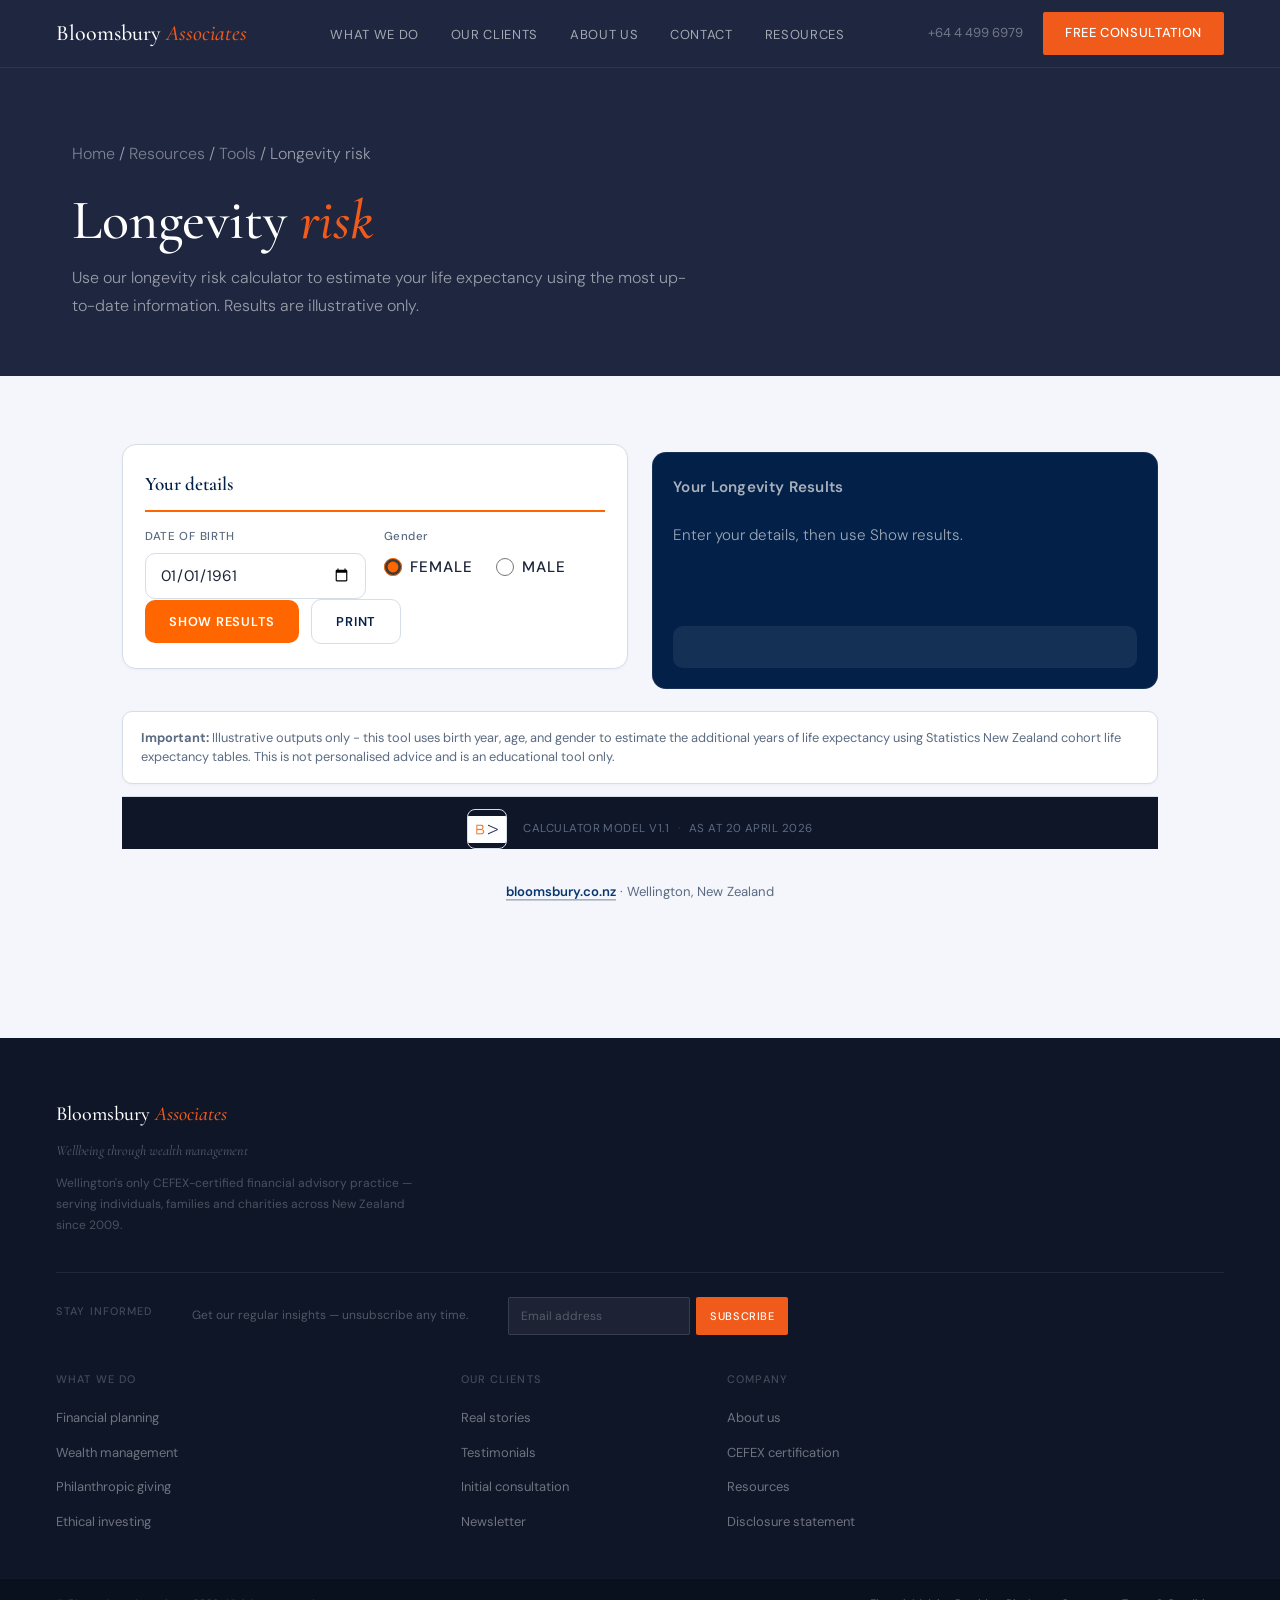
<file: longevity-risk.html>
<!DOCTYPE html>
<html lang="en-NZ">
<head>
  <meta charset="UTF-8" />
  <meta name="viewport" content="width=device-width, initial-scale=1.0" />
  <title>Longevity risk — cohort life expectancy — Bloomsbury Associates</title>
  <meta name="description" content="Explore median cohort life expectancy from New Zealand complete cohort life tables. Illustrative only; not financial advice." />
  <link rel="preconnect" href="https://fonts.googleapis.com" />
  <link rel="preconnect" href="https://fonts.gstatic.com" crossorigin />
  <link href="https://fonts.googleapis.com/css2?family=Cormorant+Garamond:ital,wght@0,400;0,500;0,600;1,400;1,500&amp;family=DM+Sans:wght@300;400;500&amp;display=swap" rel="stylesheet" />
  <link rel="stylesheet" href="site-chrome.css" />
  <link rel="stylesheet" href="bloomsbury-calc.css" />
  <link rel="stylesheet" href="responsive.css" />
  <style>
    .lr-layout {
      display: flex;
      flex-direction: column;
      gap: 20px;
      width: 100%;
    }
    .lr-top-row {
      display: grid;
      grid-template-columns: 1fr 1fr;
      gap: 24px;
      align-items: stretch;
    }
    .lr-input-cell,
    .lr-results-cell {
      display: flex;
      flex-direction: column;
      min-width: 0;
    }
    .lr-results-cell > .bb-results {
      flex: 1;
    }
    .lr-input-card {
      flex: 1;
      display: flex;
      flex-direction: column;
    }
    .lr-input-card .bb-actions {
      margin-top: auto;
    }
    .lr-results-panel {
      flex: 1;
      display: flex;
      flex-direction: column;
      min-height: 0;
      justify-content: flex-start;
    }
    #lr_out.lr-results-panel h3 {
      text-transform: none;
      letter-spacing: 0.02em;
      font-size: 0.95rem;
    }
    #lr_kpi_one.bb-kpi {
      display: flex;
      flex-direction: column;
      align-items: center;
      text-align: center;
      gap: 14px;
      padding: 22px 16px 20px;
    }
    .lr-kpi-median {
      font-size: clamp(2.1rem, 5.5vw, 3rem);
      font-weight: 700;
      color: var(--bb-orange);
      line-height: 1.08;
      font-variant-numeric: tabular-nums;
      text-align: center;
    }
    .lr-kpi-median-unit {
      font-size: 0.42em;
      font-weight: 600;
      letter-spacing: 0.06em;
      color: rgba(255, 255, 255, 0.88);
      text-transform: lowercase;
      vertical-align: 0.12em;
    }
    .lr-kpi-ci {
      font-size: 0.84rem;
      font-weight: 400;
      color: rgba(232, 232, 232, 0.76);
      line-height: 1.5;
      max-width: 22em;
    }
    .lr-results-hint {
      font-size: 0.95rem;
      font-weight: 300;
      color: rgba(232, 232, 232, 0.68);
      margin: 10px 0 0;
      line-height: 1.55;
      flex: 1;
    }
    .lr-results-panel .bb-row-kpis {
      margin-top: auto;
      padding-top: 16px;
    }
    .lr-chart-card {
      width: 100%;
      margin-top: 0;
    }
    .lr-svg-wrap {
      width: 100%;
      overflow-x: auto;
      border-radius: 10px;
      border: 1px solid var(--bb-border);
      background: linear-gradient(180deg, #fafbfd 0%, #fff 40%);
    }
    .lr-svg-wrap svg { display: block; width: 100%; min-width: 520px; height: auto; }
    .lr-legend { display: flex; flex-wrap: wrap; gap: 18px 24px; margin-top: 14px; font-size: 0.82rem; color: var(--bb-text); }
    .lr-legend span { display: inline-flex; align-items: center; gap: 8px; }
    .lr-dot { width: 14px; height: 3px; border-radius: 1px; flex-shrink: 0; }
    .lr-dot--m { background: var(--bb-orange); }
    .lr-dot--f { background: #3a4a6b; }
    .lr-dot--male {
      background: var(--bb-orange);
    }
    .lr-dot--female {
      background: #3a4a6b;
    }
    .lr-swatch {
      width: 14px;
      height: 10px;
      border-radius: 2px;
      flex-shrink: 0;
    }
    .lr-swatch--band.lr-swatch--male {
      background: rgba(255, 102, 0, 0.35);
      border: 1px solid rgba(255, 102, 0, 0.55);
    }
    .lr-swatch--band.lr-swatch--female {
      background: rgba(58, 74, 107, 0.35);
      border: 1px solid rgba(58, 74, 107, 0.55);
    }
    .lr-gender-field {
      border: none;
      padding: 0;
      margin: 0;
    }
    .lr-gender-field legend {
      display: block;
      font-size: 0.72rem;
      letter-spacing: 0.04em;
      color: var(--bb-muted);
      margin-bottom: 8px;
      font-weight: 500;
    }
    .lr-gender-options {
      display: flex;
      flex-wrap: wrap;
      gap: 16px 24px;
    }
    .lr-gender-options label {
      display: inline-flex;
      align-items: center;
      gap: 8px;
      font-size: 0.95rem;
      color: var(--bb-text);
      cursor: pointer;
      font-weight: 500;
    }
    .lr-gender-options input {
      width: 18px;
      height: 18px;
      accent-color: var(--bb-orange);
      flex-shrink: 0;
    }
    .lr-err { color: #a32020; font-size: 0.9rem; margin-top: 12px; }
    @media (max-width: 899px) {
      .lr-top-row {
        grid-template-columns: 1fr;
      }
    }
  </style>
</head>
<body>
  <a href="#main" class="bb-skip-link">Skip to main content</a>
  <nav>
    <a href="index.html" class="nl">Bloomsbury <em>Associates</em></a>
    <ul class="nm">
      <li><a href="what-we-do.html">What we do</a></li>
      <li><a href="our-clients.html">Our clients</a></li>
      <li><a href="about-us.html">About us</a></li>
      <li><a href="contact.html">Contact</a></li>
      <li class="has-drop">
        <a href="blog.html">Resources</a>
        <div class="dropdown">
          <a href="tools.html">Tools</a>
          <a href="blog.html">Blog</a>
          <a href="investment-videos.html">Investment videos</a>
          <a href="https://bloomsbury.co.nz/what-we-do/philanthropic-giving/the-future-of-charitable-giving-in-nz.html">Research</a>
        </div>
      </li>
    </ul>
    <div class="nr">
      <button class="ham" type="button" aria-label="Open menu" onclick="toggleNav(this)"><span></span><span></span><span></span></button>
      <span class="nph">+64 4 499 6979</span>
      <a href="index.html#form" class="nc">Free consultation</a>
    </div>
  </nav>
  <div class="ndrawer" id="ndrawer">
    <a href="what-we-do.html">What we do</a>
    <a href="our-clients.html">Our clients</a>
    <a href="about-us.html">About us</a>
    <a href="contact.html">Contact</a>
    <a href="tools.html">Tools</a>
    <a href="blog.html">Blog</a>
    <a href="investment-videos.html">Investment videos</a>
    <a href="https://bloomsbury.co.nz/what-we-do/philanthropic-giving/the-future-of-charitable-giving-in-nz.html">Research</a>
    <a href="index.html#form" class="nc">Free consultation</a>
    <span class="nph">+64 4 499 6979</span>
  </div>

  <div class="phero">
    <p class="pbread"><a href="index.html">Home</a> / <a href="blog.html">Resources</a> / <a href="tools.html">Tools</a> / Longevity risk</p>
    <h1>Longevity <em>risk</em></h1>
    <p>
      Use our longevity risk calculator to estimate your life expectancy using the most up-to-date information. Results are illustrative only.
    </p>
  </div>

  <div class="calc-band">
    <main class="bb-shell" id="main">
      <p id="lr_load_err" class="lr-err" hidden>Life table data failed to load. Refresh the page or open this file from disk via a local folder (the data file must sit alongside this page).</p>

      <div class="lr-layout">
        <div class="lr-top-row">
          <div class="lr-input-cell">
            <div class="bb-card lr-input-card">
              <h2>Your details</h2>
              <div class="bb-grid">
                <div class="bb-field">
                  <label for="lr_dob">Date of birth</label>
                  <input id="lr_dob" type="date" max="2099-12-31" />
                </div>
                <fieldset class="bb-field lr-gender-field">
                  <legend>Gender</legend>
                  <div class="lr-gender-options">
                    <label for="lr_gender_f"><input type="radio" name="lr_gender" id="lr_gender_f" value="female" checked /> Female</label>
                    <label for="lr_gender_m"><input type="radio" name="lr_gender" id="lr_gender_m" value="male" /> Male</label>
                  </div>
                </fieldset>
              </div>
              <div class="bb-actions">
                <button type="button" class="bb-btn bb-btn--primary" id="lr_btn">Show results</button>
                <button type="button" class="bb-btn bb-btn--print bb-no-print" id="lr_print" aria-label="Print this page">Print</button>
              </div>
              <p id="lr_err" class="lr-err" hidden></p>
            </div>
          </div>
          <div class="lr-results-cell">
            <div id="lr_out" class="bb-results lr-results-panel" aria-live="polite" aria-atomic="true">
              <h3>Your Longevity Results</h3>
              <p id="lr_results_hint" class="lr-results-hint">Enter your details, then use Show results.</p>
              <div id="lr_kpi_row" class="bb-row-kpis" hidden>
                <div class="bb-kpi" id="lr_kpi_one"></div>
              </div>
            </div>
          </div>
        </div>
        <div id="lr_chart_card" class="bb-card lr-chart-card" hidden>
          <h2>Expected lifespan since birth year</h2>
          <div class="lr-svg-wrap">
            <svg id="lr_svg" viewBox="0 0 720 300" role="img" aria-labelledby="lr_chart_title lr_chart_desc">
              <title id="lr_chart_title">Expected lifespan since birth year</title>
              <desc id="lr_chart_desc">
                Vertical axis is completed age plus remaining years from the table (median and 5th–95th percentiles).
                Shaded band is the percentile range; the line is the median, for each completed age to date.
              </desc>
            </svg>
          </div>
          <div id="lr_legend" class="lr-legend" aria-hidden="true"></div>
        </div>
      </div>

      <div data-bb-trust-mount="1" data-bb-trust-variant="longevity"></div>

      <p class="bb-foot">
        <a href="https://bloomsbury.co.nz/">bloomsbury.co.nz</a> · Wellington, New Zealand
      </p>
    </main>
  </div>

  <footer>
    <div><p class="fwm">Bloomsbury <em>Associates</em></p><p class="ftag">Wellbeing through wealth management</p><p class="fdesc">Wellington's only CEFEX-certified financial advisory practice — serving individuals, families and charities across New Zealand since 2009.</p></div>
    <div class="fn-signup">
      <p class="fn-head">Stay Informed</p>
      <p class="fn-sub">Get our regular insights — unsubscribe any time.</p>
      <div class="fn-row">
        <input class="fn-f" type="email" placeholder="Email address" />
        <button type="button" class="fn-btn" onclick="this.textContent='✓';this.style.background='#2a6e3a';this.disabled=true">Subscribe</button>
      </div>
    </div>
    <div class="fcol"><h4>What we do</h4><ul><li><a href="what-we-do.html#fp">Financial planning</a></li><li><a href="what-we-do.html#wm">Wealth management</a></li><li><a href="what-we-do.html#philanthropy">Philanthropic giving</a></li><li><a href="what-we-do.html#ethical">Ethical investing</a></li></ul></div>
    <div class="fcol"><h4>Our clients</h4><ul><li><a href="our-clients.html">Real stories</a></li><li><a href="our-clients.html#testimonials">Testimonials</a></li><li><a href="index.html#form">Initial consultation</a></li><li><a href="contact.html#newsletter">Newsletter</a></li></ul></div>
    <div class="fcol"><h4>Company</h4><ul><li><a href="about-us.html">About us</a></li><li><a href="about-us.html#cefex">CEFEX certification</a></li><li><a href="blog.html">Resources</a></li><li><a href="#">Disclosure statement</a></li></ul></div>
  </footer>
  <div class="fbot"><p>© Bloomsbury Associates 2026. All rights reserved.</p><p><a href="#">Financial Advice Provider</a> · <a href="#">Disclosure Statement</a> · <a href="#">Terms &amp; Conditions</a></p></div>

  <script src="nz-cohort-ex.js"></script>
  <script src="email-gate.js"></script>
  <script src="trust-mount.js"></script>
  <script>
    (function () {
      var PAGE_ID = 'longevity-risk';

      function completedAge(dob, ref) {
        var a = ref.getFullYear() - dob.getFullYear();
        if (ref.getMonth() < dob.getMonth() || (ref.getMonth() === dob.getMonth() && ref.getDate() < dob.getDate())) a--;
        return a;
      }

      function fmt1(x) {
        if (x == null || !isFinite(x)) return '—';
        return x.toLocaleString('en-NZ', { minimumFractionDigits: 1, maximumFractionDigits: 1 });
      }

      function getData() {
        return window.__NZ_COHORT_EX;
      }

      function dataLooksLoaded() {
        var d = getData();
        if (!d || !d.male) return false;
        var keys = Object.keys(d.male);
        if (!keys.length) return false;
        var c = d.male[keys[0]];
        return !!(c && c.median && c.p05 && c.p95);
      }

      function selectedGender() {
        var r = document.querySelector('input[name="lr_gender"]:checked');
        return r ? r.value : 'female';
      }

      function setResultsPlaceholder() {
        document.getElementById('lr_results_hint').hidden = false;
        document.getElementById('lr_kpi_row').hidden = true;
        document.getElementById('lr_chart_card').hidden = true;
      }

      function setResultsVisible() {
        document.getElementById('lr_results_hint').hidden = true;
        document.getElementById('lr_kpi_row').hidden = false;
        document.getElementById('lr_chart_card').hidden = false;
      }

      function seriesTriple(cohort, maxAge) {
        var med = [];
        var lo = [];
        var hi = [];
        if (!cohort || !cohort.median || !cohort.median.length) return { med: med, lo: lo, hi: hi };
        var cap = Math.min(maxAge, cohort.median.length - 1, 100);
        for (var a = 0; a <= cap; a++) {
          var m = cohort.median[a];
          var l = cohort.p05[a];
          var h = cohort.p95[a];
          if (m == null || !isFinite(m) || l == null || !isFinite(l) || h == null || !isFinite(h)) continue;
          med.push({ age: a, life: a + m });
          lo.push({ age: a, life: a + l });
          hi.push({ age: a, life: a + h });
        }
        return { med: med, lo: lo, hi: hi };
      }

      function drawChart(svg, loPts, hiPts, medPts, genderKey) {
        while (svg.firstChild) svg.removeChild(svg.firstChild);
        var W = 720;
        var H = 300;
        var padL = 50;
        var padR = 22;
        var padT = 28;
        var padB = 46;
        var iw = W - padL - padR;
        var ih = H - padT - padB;

        if (!medPts.length) return;

        var lastAge = medPts[medPts.length - 1].age;
        var ymin = Infinity;
        var ymax = 0;
        function scan(pts) {
          for (var i = 0; i < pts.length; i++) {
            ymin = Math.min(ymin, pts[i].life);
            ymax = Math.max(ymax, pts[i].life);
          }
        }
        scan(loPts);
        scan(hiPts);
        scan(medPts);
        var span = ymax - ymin || 1;
        ymin = Math.max(0, ymin - span * 0.06);
        ymax = ymax + span * 0.06;

        function sx(age) {
          return padL + (lastAge ? age / lastAge : 0) * iw;
        }
        function sy(life) {
          return padT + ih - ((life - ymin) / (ymax - ymin || 1)) * ih;
        }

        var bg = document.createElementNS('http://www.w3.org/2000/svg', 'rect');
        bg.setAttribute('x', 0);
        bg.setAttribute('y', 0);
        bg.setAttribute('width', W);
        bg.setAttribute('height', H);
        bg.setAttribute('fill', '#fbfcfe');
        svg.appendChild(bg);

        for (var g = 0; g <= 4; g++) {
          var yv = ymin + (g / 4) * (ymax - ymin);
          var yy = sy(yv);
          var line = document.createElementNS('http://www.w3.org/2000/svg', 'line');
          line.setAttribute('x1', padL);
          line.setAttribute('x2', W - padR);
          line.setAttribute('y1', yy);
          line.setAttribute('y2', yy);
          line.setAttribute('stroke', 'rgba(30,34,48,0.08)');
          line.setAttribute('stroke-width', '1');
          svg.appendChild(line);
          var tl = document.createElementNS('http://www.w3.org/2000/svg', 'text');
          tl.setAttribute('x', padL - 8);
          tl.setAttribute('y', yy + 4);
          tl.setAttribute('text-anchor', 'end');
          tl.setAttribute('font-size', '11');
          tl.setAttribute('font-family', "DM Sans, system-ui, sans-serif");
          tl.setAttribute('fill', '#5a6b82');
          tl.textContent = yv.toFixed(0);
          svg.appendChild(tl);
        }

        if (loPts.length && hiPts.length && loPts.length === hiPts.length) {
          var dBand = '';
          for (var i = 0; i < hiPts.length; i++) {
            dBand += (i === 0 ? 'M' : 'L') + sx(hiPts[i].age).toFixed(2) + ' ' + sy(hiPts[i].life).toFixed(2) + ' ';
          }
          for (var j = loPts.length - 1; j >= 0; j--) {
            dBand += 'L' + sx(loPts[j].age).toFixed(2) + ' ' + sy(loPts[j].life).toFixed(2) + ' ';
          }
          dBand += 'Z';
          var band = document.createElementNS('http://www.w3.org/2000/svg', 'path');
          band.setAttribute('d', dBand.trim());
          band.setAttribute(
            'fill',
            genderKey === 'male' ? 'rgba(255,102,0,0.2)' : 'rgba(58,74,107,0.22)'
          );
          band.setAttribute('stroke', 'none');
          svg.appendChild(band);
        }

        var pl = document.createElementNS('http://www.w3.org/2000/svg', 'polyline');
        pl.setAttribute(
          'points',
          medPts
            .map(function (p) {
              return sx(p.age).toFixed(1) + ',' + sy(p.life).toFixed(1);
            })
            .join(' ')
        );
        pl.setAttribute('fill', 'none');
        pl.setAttribute('stroke', genderKey === 'male' ? '#ff6600' : '#3a4a6b');
        pl.setAttribute('stroke-width', '2.6');
        pl.setAttribute('stroke-linejoin', 'round');
        pl.setAttribute('stroke-linecap', 'round');
        svg.appendChild(pl);

        var xLabel = document.createElementNS('http://www.w3.org/2000/svg', 'text');
        xLabel.setAttribute('x', padL + iw / 2);
        xLabel.setAttribute('y', H - 12);
        xLabel.setAttribute('text-anchor', 'middle');
        xLabel.setAttribute('font-size', '12');
        xLabel.setAttribute('font-family', "DM Sans, system-ui, sans-serif");
        xLabel.setAttribute('fill', '#1c2437');
        xLabel.textContent = 'age';
        svg.appendChild(xLabel);

        var yLabel = document.createElementNS('http://www.w3.org/2000/svg', 'text');
        yLabel.setAttribute('x', 14);
        yLabel.setAttribute('y', padT + ih / 2);
        yLabel.setAttribute('text-anchor', 'middle');
        yLabel.setAttribute('font-size', '12');
        yLabel.setAttribute('font-family', "DM Sans, system-ui, sans-serif");
        yLabel.setAttribute('fill', '#1c2437');
        yLabel.setAttribute('transform', 'rotate(-90 14 ' + (padT + ih / 2) + ')');
        yLabel.textContent = 'Expected Lifespan';
        svg.appendChild(yLabel);

        var step = lastAge > 55 ? 10 : lastAge > 30 ? 5 : 2;
        for (var xa = 0; xa <= lastAge; xa += step) {
          var tx = document.createElementNS('http://www.w3.org/2000/svg', 'text');
          tx.setAttribute('x', sx(xa));
          tx.setAttribute('y', H - padB + 18);
          tx.setAttribute('text-anchor', 'middle');
          tx.setAttribute('font-size', '10');
          tx.setAttribute('font-family', "DM Sans, system-ui, sans-serif");
          tx.setAttribute('fill', '#5a6b82');
          tx.textContent = String(xa);
          svg.appendChild(tx);
        }
      }

      function computeAndRender() {
        var err = document.getElementById('lr_err');
        var data = getData();
        err.hidden = true;
        err.textContent = '';

        if (!data || !data.male || !data.female) {
          err.textContent = 'Life table data is missing.';
          err.hidden = false;
          setResultsPlaceholder();
          return;
        }

        var dobStr = document.getElementById('lr_dob').value;
        if (!dobStr) {
          err.textContent = 'Please enter your date of birth.';
          err.hidden = false;
          return;
        }
        var dob = new Date(dobStr + 'T12:00:00');
        var refNow = new Date();
        var ref = new Date(refNow.getFullYear(), refNow.getMonth(), refNow.getDate(), 12, 0, 0);
        if (isNaN(dob.getTime())) {
          err.textContent = 'That date of birth could not be read.';
          err.hidden = false;
          setResultsPlaceholder();
          return;
        }
        if (ref < dob) {
          err.textContent = 'Your date of birth cannot be after today.';
          err.hidden = false;
          setResultsPlaceholder();
          return;
        }

        var genderKey = selectedGender();
        var birthYear = dob.getFullYear();
        var yKey = String(birthYear);
        var cohort = data[genderKey] ? data[genderKey][yKey] : null;
        if (!cohort || !cohort.median) {
          err.textContent =
            'No table for birth year ' +
            birthYear +
            '. Data covers cohorts ' +
            Math.min.apply(null, Object.keys(data.male).map(Number)) +
            '–' +
            Math.max.apply(null, Object.keys(data.male).map(Number)) +
            '.';
          err.hidden = false;
          setResultsPlaceholder();
          return;
        }

        var age = completedAge(dob, ref);
        if (age < 0) {
          err.hidden = false;
          err.textContent = 'Age could not be computed.';
          setResultsPlaceholder();
          return;
        }

        var exMed = age < cohort.median.length ? cohort.median[age] : null;
        var exLo = age < cohort.p05.length ? cohort.p05[age] : null;
        var exHi = age < cohort.p95.length ? cohort.p95[age] : null;
        if (exMed == null || exLo == null || exHi == null) {
          err.textContent = 'Published percentile values in this extract only run to completed age 100.';
          err.hidden = false;
          setResultsPlaceholder();
          return;
        }

        var leMed = age + exMed;
        var leLo = age + exLo;
        var leHi = age + exHi;

        document.getElementById('lr_kpi_one').innerHTML =
          '<div class="lr-kpi-median" role="status">' +
          '<span class="lr-kpi-median-num">' +
          fmt1(leMed) +
          '</span><span class="lr-kpi-median-unit"> years</span></div>' +
          '<div class="lr-kpi-ci">95% Confidence Interval: ' +
          fmt1(leLo) +
          ' – ' +
          fmt1(leHi) +
          ' years</div>';

        var triple = seriesTriple(cohort, age);
        drawChart(document.getElementById('lr_svg'), triple.lo, triple.hi, triple.med, genderKey);

        document.getElementById('lr_legend').innerHTML =
          '<span><i class="lr-swatch lr-swatch--band lr-swatch--' +
          genderKey +
          '" role="presentation"></i> 5th–95th percentile band</span>' +
          '<span><i class="lr-dot lr-dot--' +
          genderKey +
          '" role="presentation"></i> Median</span>';

        setResultsVisible();
      }

      document.getElementById('lr_btn').addEventListener('click', function () {
        window.bbRunWithEmailGate(PAGE_ID, computeAndRender);
      });
      document.getElementById('lr_print').addEventListener('click', function () {
        window.print();
      });

      document.querySelectorAll('input[name="lr_gender"]').forEach(function (el) {
        el.addEventListener('change', function () {
          if (!document.getElementById('lr_kpi_row').hidden) {
            computeAndRender();
          }
        });
      });

      document.addEventListener('DOMContentLoaded', function () {
        document.getElementById('lr_dob').value = '1961-01-01';
        if (!dataLooksLoaded()) document.getElementById('lr_load_err').hidden = false;
      });
    })();
  </script>
  <script>
    function toggleNav(btn) {
      btn.classList.toggle('open');
      var drawer = document.getElementById('ndrawer');
      drawer.classList.toggle('open');
      document.body.style.overflow = btn.classList.contains('open') ? 'hidden' : '';
    }
    document.addEventListener('DOMContentLoaded', function () {
      document.querySelectorAll('.ndrawer a').forEach(function (a) {
        a.addEventListener('click', function () {
          var btn = document.querySelector('.ham');
          if (btn) btn.classList.remove('open');
          var drawer = document.getElementById('ndrawer');
          if (drawer) drawer.classList.remove('open');
          document.body.style.overflow = '';
        });
      });
    });
  </script>
</body>
</html>
</file>
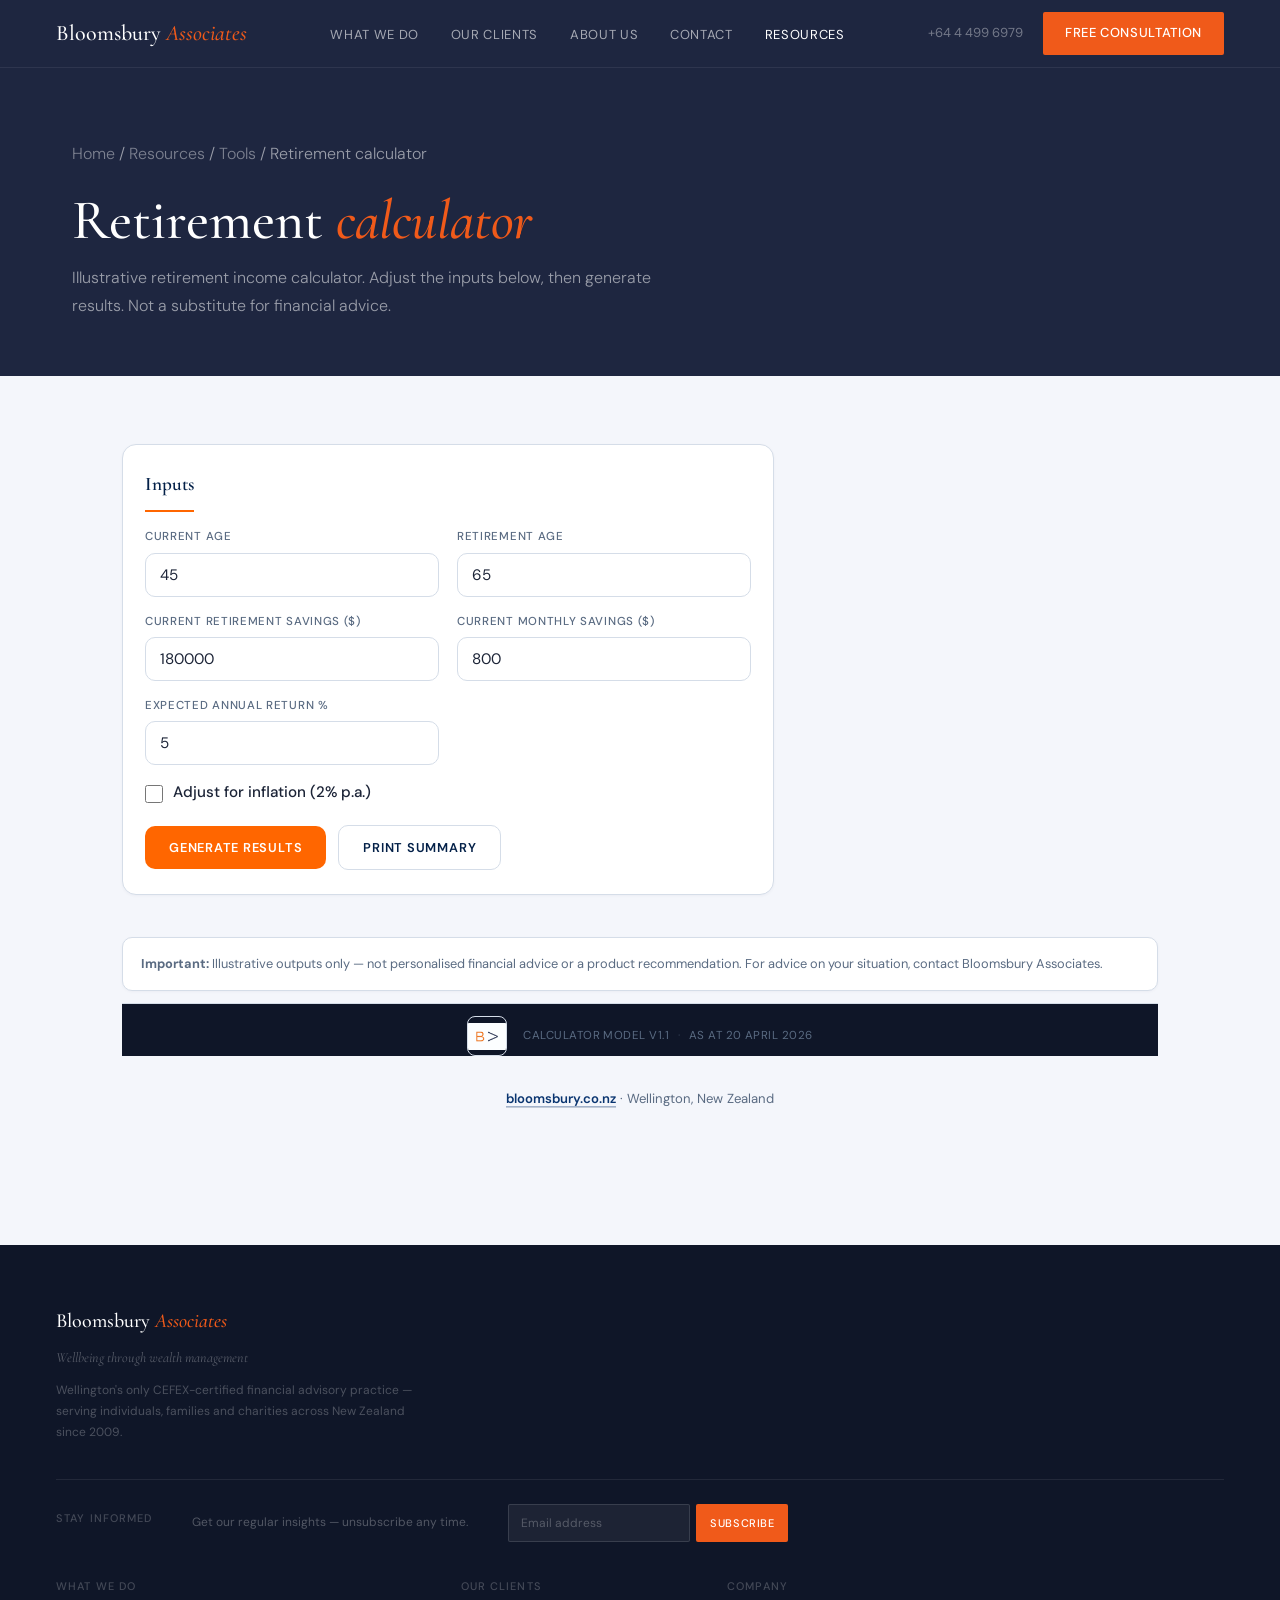
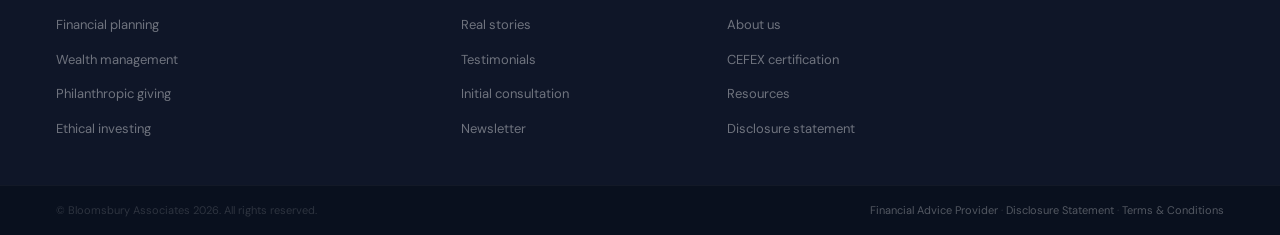
<file: retirement.html>
<!DOCTYPE html>
<html lang="en">
<head>
  <meta charset="UTF-8" />
  <meta name="viewport" content="width=device-width, initial-scale=1.0" />
  <title>Retirement Calculator — Bloomsbury Associates</title>
  <meta name="description" content="Illustrative retirement income. Not financial advice." />
  <link rel="preconnect" href="https://fonts.googleapis.com" />
  <link rel="preconnect" href="https://fonts.gstatic.com" crossorigin />
  <link href="https://fonts.googleapis.com/css2?family=Cormorant+Garamond:ital,wght@0,400;0,500;0,600;1,400;1,500&amp;family=DM+Sans:wght@300;400;500&amp;display=swap" rel="stylesheet" />
  <link rel="stylesheet" href="site-chrome.css" />
  <link rel="stylesheet" href="bloomsbury-calc.css" />
  <link rel="stylesheet" href="responsive.css" />
</head>
<body>
  <a href="#main" class="bb-skip-link">Skip to main content</a>
  <nav>
    <a href="index.html" class="nl">Bloomsbury <em>Associates</em></a>
    <ul class="nm">
      <li><a href="what-we-do.html">What we do</a></li>
      <li><a href="our-clients.html">Our clients</a></li>
      <li><a href="about-us.html">About us</a></li>
      <li><a href="contact.html">Contact</a></li>
      <li class="has-drop">
        <a href="blog.html" class="act">Resources</a>
        <div class="dropdown">
          <a href="tools.html">Tools</a>
          <a href="blog.html">Blog</a>
          <a href="investment-videos.html">Investment videos</a>
          <a href="https://bloomsbury.co.nz/what-we-do/philanthropic-giving/the-future-of-charitable-giving-in-nz.html">Research</a>
        </div>
      </li>
    </ul>
    <div class="nr">
      <button class="ham" aria-label="Open menu" onclick="toggleNav(this)"><span></span><span></span><span></span></button>
      <span class="nph">+64 4 499 6979</span>
      <a href="index.html#form" class="nc">Free consultation</a>
    </div>
  </nav>
  <div class="ndrawer" id="ndrawer">
    <a href="what-we-do.html">What we do</a>
    <a href="our-clients.html">Our clients</a>
    <a href="about-us.html">About us</a>
    <a href="contact.html">Contact</a>
    <a href="tools.html" class="act">Tools</a>
    <a href="blog.html">Blog</a>
    <a href="investment-videos.html">Investment videos</a>
    <a href="https://bloomsbury.co.nz/what-we-do/philanthropic-giving/the-future-of-charitable-giving-in-nz.html">Research</a>
    <a href="index.html#form" class="nc">Free consultation</a>
    <span class="nph">+64 4 499 6979</span>
  </div>

  <div class="phero">
    <p class="pbread"><a href="index.html">Home</a> / <a href="blog.html">Resources</a> / <a href="tools.html">Tools</a> / Retirement calculator</p>
    <h1>Retirement <em>calculator</em></h1>
    <p>Illustrative retirement income calculator. Adjust the inputs below, then generate results. Not a substitute for financial advice.</p>
  </div>

  <div class="calc-band">
    <main class="bb-shell" id="main">
      <div class="bb-calc-layout">
        <div class="bb-calc-inputs">
          <div class="bb-card">
            <h2>Inputs</h2>
            <div class="bb-grid">
              <div class="bb-field">
                <label for="r_age">Current age</label>
                <input id="r_age" type="number" min="18" max="100" step="1" value="45" />
              </div>
              <div class="bb-field">
                <label for="r_ret_age">Retirement age</label>
                <input id="r_ret_age" type="number" min="40" max="85" step="1" value="65" />
              </div>
              <div class="bb-field">
                <label for="r_cur">Current retirement savings ($)</label>
                <input id="r_cur" type="number" min="0" step="1000" value="180000" />
              </div>
              <div class="bb-field">
                <label for="r_mo">Current monthly savings ($)</label>
                <input id="r_mo" type="number" min="0" step="50" value="800" />
              </div>
              <div class="bb-field">
                <label for="r_rb">Expected annual return %</label>
                <input id="r_rb" type="number" step="0.1" value="5" />
              </div>
              <div class="bb-field bb-field--checkbox">
                <label class="bb-check-label" for="r_real">
                  <input id="r_real" type="checkbox" />
                  <span>Adjust for inflation (2% p.a.)</span>
                </label>
              </div>
            </div>
            <div class="bb-actions">
              <button type="button" class="bb-btn bb-btn--primary" id="btn-ret">Generate results</button>
              <button type="button" class="bb-btn bb-btn--print bb-no-print" id="btn-print-ret" aria-label="Print this page">Print summary</button>
            </div>
          </div>
        </div>
        <div class="bb-calc-results-wrap">
          <div id="out-ret" class="bb-results" hidden aria-live="polite" aria-atomic="true">
            <h3>Results</h3>
            <div class="bb-kpi" id="ret-spend"></div>
            <div class="bb-row-kpis">
              <div class="bb-kpi" id="ret-lump"></div>
            </div>
          </div>
        </div>
      </div>

      <div data-bb-trust-mount="1"></div>

      <p class="bb-foot">
        <a href="https://bloomsbury.co.nz/">bloomsbury.co.nz</a> · Wellington, New Zealand
      </p>
    </main>
  </div>

  <footer>
    <div><p class="fwm">Bloomsbury <em>Associates</em></p><p class="ftag">Wellbeing through wealth management</p><p class="fdesc">Wellington's only CEFEX-certified financial advisory practice — serving individuals, families and charities across New Zealand since 2009.</p></div>
    <div class="fn-signup">
      <p class="fn-head">Stay Informed</p>
      <p class="fn-sub">Get our regular insights — unsubscribe any time.</p>
      <div class="fn-row">
        <input class="fn-f" type="email" placeholder="Email address" />
        <button class="fn-btn" onclick="this.textContent='✓';this.style.background='#2a6e3a';this.disabled=true">Subscribe</button>
      </div>
    </div>
    <div class="fcol"><h4>What we do</h4><ul><li><a href="what-we-do.html#fp">Financial planning</a></li><li><a href="what-we-do.html#wm">Wealth management</a></li><li><a href="what-we-do.html#philanthropy">Philanthropic giving</a></li><li><a href="what-we-do.html#ethical">Ethical investing</a></li></ul></div>
    <div class="fcol"><h4>Our clients</h4><ul><li><a href="our-clients.html">Real stories</a></li><li><a href="our-clients.html#testimonials">Testimonials</a></li><li><a href="index.html#form">Initial consultation</a></li><li><a href="contact.html#newsletter">Newsletter</a></li></ul></div>
    <div class="fcol"><h4>Company</h4><ul><li><a href="about-us.html">About us</a></li><li><a href="about-us.html#cefex">CEFEX certification</a></li><li><a href="blog.html">Resources</a></li><li><a href="#">Disclosure statement</a></li></ul></div>
  </footer>
  <div class="fbot"><p>© Bloomsbury Associates 2026. All rights reserved.</p><p><a href="#">Financial Advice Provider</a> · <a href="#">Disclosure Statement</a> · <a href="#">Terms &amp; Conditions</a></p></div>

  <script src="email-gate.js"></script>
  <script src="trust-mount.js"></script>
  <script>
    (function () {
      var PAGE_ID = 'retirement';

      function nz(n) {
        var x = Number(n);
        if (!isFinite(x)) return '—';
        return x.toLocaleString('en-NZ', { maximumFractionDigits: 0 });
      }

      function nzDec(n, d) {
        var x = Number(n);
        if (!isFinite(x)) return '—';
        return x.toLocaleString('en-NZ', { minimumFractionDigits: d, maximumFractionDigits: d });
      }

      function fvMonthly(pv, pmt, annualRate, years) {
        var n = Math.max(0, Math.round(Number(years) * 12));
        if (n === 0) return Number(pv) || 0;
        var i = Math.pow(1 + Number(annualRate), 1 / 12) - 1;
        var p = Number(pv) || 0;
        var m = Number(pmt) || 0;
        if (Math.abs(i) < 1e-12) return p + m * n;
        return p * Math.pow(1 + i, n) + m * ((Math.pow(1 + i, n) - 1) / i);
      }

      function realRate(nominalPct, inflPct) {
        var n = Number(nominalPct) / 100;
        var f = Number(inflPct) / 100;
        if (f <= -0.9999) return n;
        return (1 + n) / (1 + f) - 1;
      }

      function levelAnnualSpendFromLump(lump, annualRate, yearsDraw) {
        var y = Math.max(0, Number(yearsDraw));
        var r = Number(annualRate);
        var l = Number(lump) || 0;
        if (y <= 0) return 0;
        if (l <= 0) return 0;
        if (Math.abs(r) < 1e-12) return l / y;
        return (l * r) / (1 - Math.pow(1 + r, -y));
      }

      function runRetirement() {
        var age = parseFloat(document.getElementById('r_age').value);
        var retAge = parseFloat(document.getElementById('r_ret_age').value);
        var cur = parseFloat(document.getElementById('r_cur').value) || 0;
        var mo = parseFloat(document.getElementById('r_mo').value) || 0;
        var rbPct = parseFloat(document.getElementById('r_rb').value) || 0;
        var useReal = document.getElementById('r_real').checked;
        var inflPctFixed = 2;

        var yearsToRet = Math.max(0, retAge - age);
        var yearsDraw = Math.max(0, 90 - retAge);
        var rb = rbPct / 100;
        var rateEff = useReal ? realRate(rbPct, inflPctFixed) : rb;

        var lump = fvMonthly(cur, mo, rateEff, yearsToRet);
        var spend = yearsDraw > 0 ? levelAnnualSpendFromLump(lump, rateEff, yearsDraw) : 0;

        document.getElementById('ret-spend').innerHTML =
          yearsDraw > 0
            ? '$' +
              nz(spend) +
              ' <span class="bb-per-annum">per annum</span>' +
              '<small>Annual retirement spending from age ' +
              nzDec(retAge, 0) +
              ' to age 90 (' +
              nzDec(yearsDraw, 0) +
              ' years).</small>' +
              '<small>Excluding NZ Superannuation.</small>'
            : '—<small>Set retirement below 90.</small>';
        document.getElementById('ret-lump').innerHTML =
          '$' + nz(lump) + '<small>Savings balance at retirement.</small>';
        document.getElementById('out-ret').hidden = false;
      }

      document.getElementById('btn-ret').addEventListener('click', function () {
        window.bbRunWithEmailGate(PAGE_ID, runRetirement);
      });
      document.getElementById('btn-print-ret').addEventListener('click', function () {
        window.print();
      });
    })();
  </script>
  <script>
    function toggleNav(btn) {
      btn.classList.toggle('open');
      var drawer = document.getElementById('ndrawer');
      drawer.classList.toggle('open');
      document.body.style.overflow = btn.classList.contains('open') ? 'hidden' : '';
    }
    document.addEventListener('DOMContentLoaded', function () {
      document.querySelectorAll('.ndrawer a').forEach(function (a) {
        a.addEventListener('click', function () {
          var btn = document.querySelector('.ham');
          if (btn) btn.classList.remove('open');
          var drawer = document.getElementById('ndrawer');
          if (drawer) drawer.classList.remove('open');
          document.body.style.overflow = '';
        });
      });
    });
  </script>
</body>
</html>
</file>
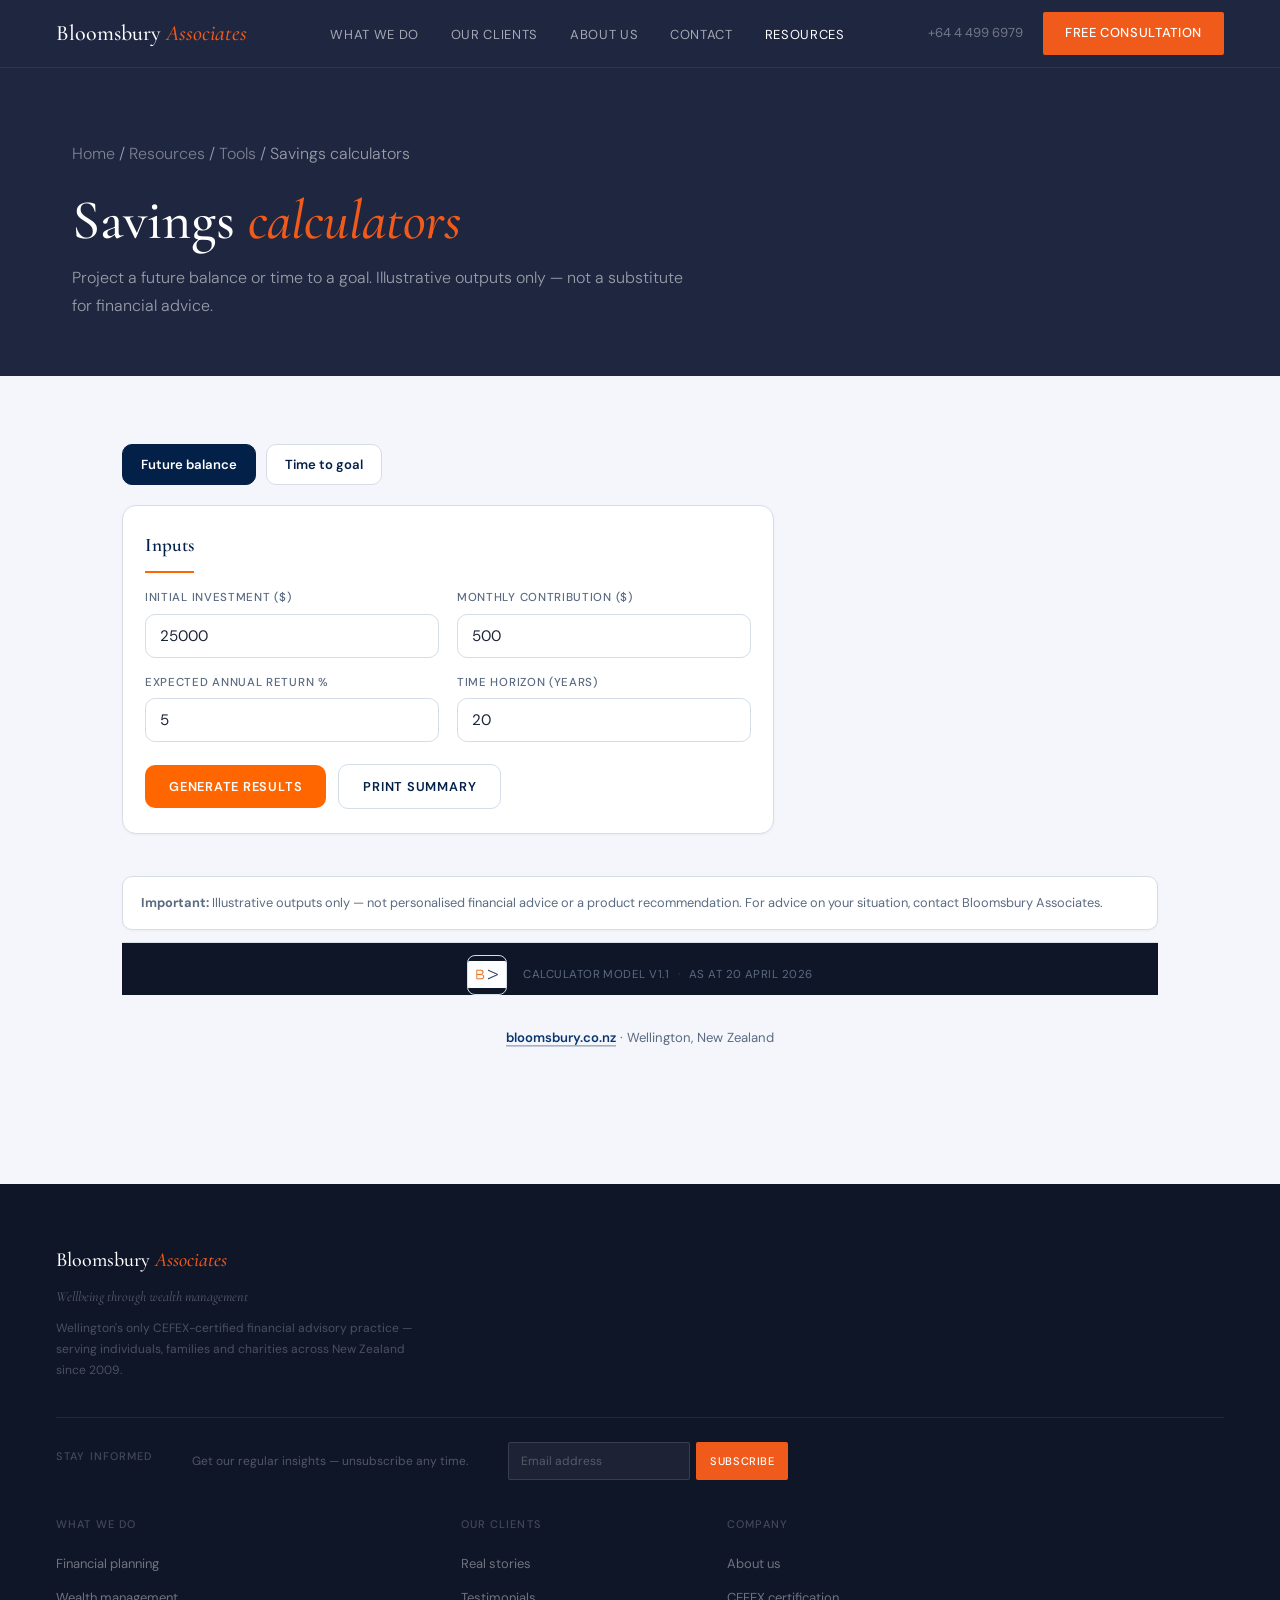
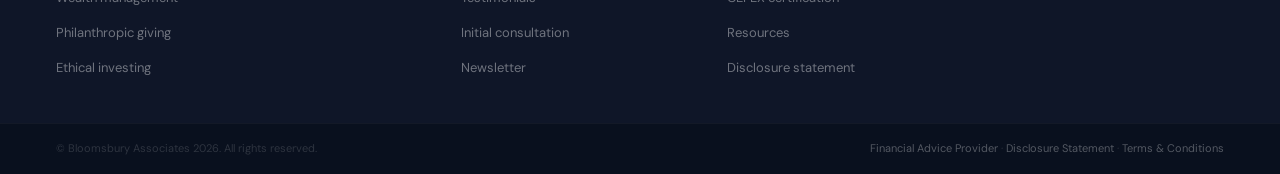
<file: savings-investment.html>
<!DOCTYPE html>
<html lang="en">
<head>
  <meta charset="UTF-8" />
  <meta name="viewport" content="width=device-width, initial-scale=1.0" />
  <title>Savings Calculators — Bloomsbury Associates</title>
  <meta name="description" content="Future balance or time to a savings goal. Illustrative only; not financial advice." />
  <link rel="preconnect" href="https://fonts.googleapis.com" />
  <link rel="preconnect" href="https://fonts.gstatic.com" crossorigin />
  <link href="https://fonts.googleapis.com/css2?family=Cormorant+Garamond:ital,wght@0,400;0,500;0,600;1,400;1,500&amp;family=DM+Sans:wght@300;400;500&amp;display=swap" rel="stylesheet" />
  <link rel="stylesheet" href="site-chrome.css" />
  <link rel="stylesheet" href="bloomsbury-calc.css" />
  <link rel="stylesheet" href="responsive.css" />
</head>
<body>
  <a href="#main" class="bb-skip-link">Skip to main content</a>
  <nav>
    <a href="index.html" class="nl">Bloomsbury <em>Associates</em></a>
    <ul class="nm">
      <li><a href="what-we-do.html">What we do</a></li>
      <li><a href="our-clients.html">Our clients</a></li>
      <li><a href="about-us.html">About us</a></li>
      <li><a href="contact.html">Contact</a></li>
      <li class="has-drop">
        <a href="blog.html" class="act">Resources</a>
        <div class="dropdown">
          <a href="tools.html">Tools</a>
          <a href="blog.html">Blog</a>
          <a href="investment-videos.html">Investment videos</a>
          <a href="https://bloomsbury.co.nz/what-we-do/philanthropic-giving/the-future-of-charitable-giving-in-nz.html">Research</a>
        </div>
      </li>
    </ul>
    <div class="nr">
      <button class="ham" aria-label="Open menu" onclick="toggleNav(this)"><span></span><span></span><span></span></button>
      <span class="nph">+64 4 499 6979</span>
      <a href="index.html#form" class="nc">Free consultation</a>
    </div>
  </nav>
  <div class="ndrawer" id="ndrawer">
    <a href="what-we-do.html">What we do</a>
    <a href="our-clients.html">Our clients</a>
    <a href="about-us.html">About us</a>
    <a href="contact.html">Contact</a>
    <a href="tools.html" class="act">Tools</a>
    <a href="blog.html">Blog</a>
    <a href="investment-videos.html">Investment videos</a>
    <a href="https://bloomsbury.co.nz/what-we-do/philanthropic-giving/the-future-of-charitable-giving-in-nz.html">Research</a>
    <a href="index.html#form" class="nc">Free consultation</a>
    <span class="nph">+64 4 499 6979</span>
  </div>

  <div class="phero">
    <p class="pbread"><a href="index.html">Home</a> / <a href="blog.html">Resources</a> / <a href="tools.html">Tools</a> / Savings calculators</p>
    <h1>Savings <em>calculators</em></h1>
    <p>Project a future balance or time to a goal. Illustrative outputs only — not a substitute for financial advice.</p>
  </div>

  <div class="calc-band">
    <main class="bb-shell" id="main">
      <div class="bb-tabs" role="tablist" aria-label="Calculator mode">
        <button type="button" class="bb-tab" role="tab" id="tab-fv" aria-selected="true" aria-controls="panel-fv" tabindex="0">Future balance</button>
        <button type="button" class="bb-tab" role="tab" id="tab-time" aria-selected="false" aria-controls="panel-time" tabindex="-1">Time to goal</button>
      </div>

      <div id="panel-fv" class="bb-panel" role="tabpanel" aria-labelledby="tab-fv">
        <div class="bb-calc-layout">
          <div class="bb-calc-inputs">
            <div class="bb-card">
              <h2>Inputs</h2>
              <div class="bb-grid">
                <div class="bb-field">
                  <label for="g_pv">Initial investment ($)</label>
                  <input id="g_pv" type="number" inputmode="decimal" min="0" step="100" value="25000" />
                </div>
                <div class="bb-field">
                  <label for="g_pmt">Monthly contribution ($)</label>
                  <input id="g_pmt" type="number" inputmode="decimal" min="0" step="50" value="500" />
                </div>
                <div class="bb-field">
                  <label for="g_r">Expected annual return %</label>
                  <input id="g_r" type="number" inputmode="decimal" step="0.1" value="5" />
                </div>
                <div class="bb-field">
                  <label for="g_y">Time horizon (years)</label>
                  <input id="g_y" type="number" inputmode="decimal" min="0" step="1" value="20" />
                </div>
              </div>
              <div class="bb-actions">
                <button type="button" class="bb-btn bb-btn--primary" id="btn-fv">Generate results</button>
                <button type="button" class="bb-btn bb-btn--print bb-no-print" id="btn-print-fv" aria-label="Print this page">Print summary</button>
              </div>
            </div>
          </div>
          <div class="bb-calc-results-wrap">
            <div id="out-fv" class="bb-results" hidden aria-live="polite" aria-atomic="true">
              <h3>Projected balance</h3>
              <div class="bb-kpi" id="fv-balance"></div>
              <div class="bb-row-kpis">
                <div class="bb-kpi" id="fv-contrib"></div>
                <div class="bb-kpi" id="fv-growth"></div>
              </div>
            </div>
          </div>
        </div>
      </div>

      <div id="panel-time" class="bb-panel" hidden role="tabpanel" aria-labelledby="tab-time">
        <div class="bb-calc-layout">
          <div class="bb-calc-inputs">
            <div class="bb-card">
              <h2>Inputs</h2>
              <div class="bb-grid">
                <div class="bb-field">
                  <label for="t_goal">Portfolio goal ($)</label>
                  <input id="t_goal" type="number" inputmode="decimal" min="0" step="1000" value="500000" />
                </div>
                <div class="bb-field">
                  <label for="t_pv">Initial investment ($)</label>
                  <input id="t_pv" type="number" inputmode="decimal" min="0" step="100" value="10000" />
                </div>
                <div class="bb-field">
                  <label for="t_pmt">Monthly contribution ($)</label>
                  <input id="t_pmt" type="number" inputmode="decimal" min="0" step="50" value="800" />
                </div>
                <div class="bb-field">
                  <label for="t_r">Expected annual return %</label>
                  <input id="t_r" type="number" inputmode="decimal" step="0.1" value="5" />
                </div>
              </div>
              <div class="bb-actions">
                <button type="button" class="bb-btn bb-btn--primary" id="btn-time">Generate results</button>
                <button type="button" class="bb-btn bb-btn--print bb-no-print" id="btn-print-time" aria-label="Print this page">Print summary</button>
              </div>
            </div>
          </div>
          <div class="bb-calc-results-wrap">
            <div id="out-time" class="bb-results" hidden aria-live="polite" aria-atomic="true">
              <h3>Time to reach goal</h3>
              <div class="bb-kpi" id="time-answer"></div>
            </div>
          </div>
        </div>
      </div>

      <div data-bb-trust-mount="1"></div>

      <p class="bb-foot">
        <a href="https://bloomsbury.co.nz/">bloomsbury.co.nz</a> · Wellington, New Zealand
      </p>
    </main>
  </div>

  <footer>
    <div><p class="fwm">Bloomsbury <em>Associates</em></p><p class="ftag">Wellbeing through wealth management</p><p class="fdesc">Wellington's only CEFEX-certified financial advisory practice — serving individuals, families and charities across New Zealand since 2009.</p></div>
    <div class="fn-signup">
      <p class="fn-head">Stay Informed</p>
      <p class="fn-sub">Get our regular insights — unsubscribe any time.</p>
      <div class="fn-row">
        <input class="fn-f" type="email" placeholder="Email address" />
        <button class="fn-btn" onclick="this.textContent='✓';this.style.background='#2a6e3a';this.disabled=true">Subscribe</button>
      </div>
    </div>
    <div class="fcol"><h4>What we do</h4><ul><li><a href="what-we-do.html#fp">Financial planning</a></li><li><a href="what-we-do.html#wm">Wealth management</a></li><li><a href="what-we-do.html#philanthropy">Philanthropic giving</a></li><li><a href="what-we-do.html#ethical">Ethical investing</a></li></ul></div>
    <div class="fcol"><h4>Our clients</h4><ul><li><a href="our-clients.html">Real stories</a></li><li><a href="our-clients.html#testimonials">Testimonials</a></li><li><a href="index.html#form">Initial consultation</a></li><li><a href="contact.html#newsletter">Newsletter</a></li></ul></div>
    <div class="fcol"><h4>Company</h4><ul><li><a href="about-us.html">About us</a></li><li><a href="about-us.html#cefex">CEFEX certification</a></li><li><a href="blog.html">Resources</a></li><li><a href="#">Disclosure statement</a></li></ul></div>
  </footer>
  <div class="fbot"><p>© Bloomsbury Associates 2026. All rights reserved.</p><p><a href="#">Financial Advice Provider</a> · <a href="#">Disclosure Statement</a> · <a href="#">Terms &amp; Conditions</a></p></div>

  <script src="email-gate.js"></script>
  <script src="trust-mount.js"></script>
  <script>
    (function () {
      var PAGE_ID = 'savings-investment';

      function nz(n) {
        var x = Number(n);
        if (!isFinite(x)) return '—';
        return x.toLocaleString('en-NZ', { maximumFractionDigits: 0 });
      }

      function nzDec(n, d) {
        var x = Number(n);
        if (!isFinite(x)) return '—';
        return x.toLocaleString('en-NZ', { minimumFractionDigits: d, maximumFractionDigits: d });
      }

      function fvMonthly(pv, pmt, annualRate, years) {
        var n = Math.max(0, Math.round(Number(years) * 12));
        if (n === 0) return Number(pv) || 0;
        var i = Math.pow(1 + Number(annualRate), 1 / 12) - 1;
        var p = Number(pv) || 0;
        var m = Number(pmt) || 0;
        if (Math.abs(i) < 1e-12) return p + m * n;
        return p * Math.pow(1 + i, n) + m * ((Math.pow(1 + i, n) - 1) / i);
      }

      function fvAtMonthN(pv, pmt, annualRate, nMonths) {
        var n = Math.max(0, Math.round(nMonths));
        var i = Math.pow(1 + Number(annualRate), 1 / 12) - 1;
        var p = Number(pv) || 0;
        var m = Number(pmt) || 0;
        if (Math.abs(i) < 1e-12) return p + m * n;
        return p * Math.pow(1 + i, n) + m * ((Math.pow(1 + i, n) - 1) / i);
      }

      function formatYearsMonths(totalMonths) {
        var mo = Math.max(0, Math.round(Number(totalMonths)) || 0);
        var y = Math.floor(mo / 12);
        var m = mo % 12;
        var parts = [];
        if (y > 0) parts.push(y + (y === 1 ? ' year' : ' years'));
        if (m > 0) parts.push(m + (m === 1 ? ' month' : ' months'));
        if (!parts.length) return '0 months';
        return parts.join(' ');
      }

      function monthsToReachGoal(goal, pv, pmt, annualRate) {
        var g = Number(goal);
        if (!isFinite(g) || g <= 0) return null;
        var cap = 12 * 120;
        var f0 = fvAtMonthN(pv, pmt, annualRate, 0);
        if (f0 >= g - 0.01) return 0;
        if (fvAtMonthN(pv, pmt, annualRate, cap) < g - 0.01) return null;
        var lo = 0;
        var hi = cap;
        while (lo < hi) {
          var mid = Math.floor((lo + hi) / 2);
          if (fvAtMonthN(pv, pmt, annualRate, mid) >= g - 0.01) hi = mid;
          else lo = mid + 1;
        }
        return lo;
      }

      function runFv() {
        var pv = parseFloat(document.getElementById('g_pv').value) || 0;
        var pmt = parseFloat(document.getElementById('g_pmt').value) || 0;
        var r = (parseFloat(document.getElementById('g_r').value) || 0) / 100;
        var y = parseFloat(document.getElementById('g_y').value) || 0;
        var fv = fvMonthly(pv, pmt, r, y);
        var contributed = pv + pmt * 12 * y;
        var growth = fv - contributed;

        document.getElementById('fv-balance').innerHTML =
          '$' + nz(fv) + '<small>After ' + nzDec(y, 1) + ' years (illustrative).</small>';
        document.getElementById('fv-contrib').innerHTML =
          '$' + nz(contributed) + '<small>Paid in</small>';
        document.getElementById('fv-growth').innerHTML =
          '$' + nz(growth) + '<small>Growth</small>';
        document.getElementById('out-fv').hidden = false;
      }

      function runTime() {
        var goal = parseFloat(document.getElementById('t_goal').value) || 0;
        var pv = parseFloat(document.getElementById('t_pv').value) || 0;
        var pmt = parseFloat(document.getElementById('t_pmt').value) || 0;
        var r = (parseFloat(document.getElementById('t_r').value) || 0) / 100;
        var months = monthsToReachGoal(goal, pv, pmt, r);

        if (months === null) {
          document.getElementById('time-answer').innerHTML =
            'Not within 120 years<small>Try higher contributions or return, or a lower goal.</small>';
        } else {
          document.getElementById('time-answer').innerHTML = formatYearsMonths(months);
        }
        document.getElementById('out-time').hidden = false;
      }

      document.getElementById('btn-fv').addEventListener('click', function () {
        window.bbRunWithEmailGate(PAGE_ID, runFv);
      });
      document.getElementById('btn-time').addEventListener('click', function () {
        window.bbRunWithEmailGate(PAGE_ID, runTime);
      });

      document.getElementById('btn-print-fv').addEventListener('click', function () {
        window.print();
      });
      document.getElementById('btn-print-time').addEventListener('click', function () {
        window.print();
      });

      var tFv = document.getElementById('tab-fv');
      var tTime = document.getElementById('tab-time');
      var pFv = document.getElementById('panel-fv');
      var pTime = document.getElementById('panel-time');
      var tablist = document.querySelector('[role="tablist"]');

      function selectTab(which, moveFocus) {
        var fv = which === 'fv';
        tFv.setAttribute('aria-selected', fv);
        tTime.setAttribute('aria-selected', !fv);
        tFv.tabIndex = fv ? 0 : -1;
        tTime.tabIndex = fv ? -1 : 0;
        pFv.hidden = !fv;
        pTime.hidden = fv;
        if (moveFocus) (fv ? tFv : tTime).focus();
      }

      tFv.addEventListener('click', function () {
        selectTab('fv', false);
        tFv.focus();
      });
      tTime.addEventListener('click', function () {
        selectTab('time', false);
        tTime.focus();
      });

      if (tablist) {
        tablist.addEventListener('keydown', function (e) {
          var onFv = tFv.getAttribute('aria-selected') === 'true';
          if (e.key === 'ArrowRight' || e.key === 'ArrowDown') {
            e.preventDefault();
            selectTab(onFv ? 'time' : 'fv', true);
          } else if (e.key === 'ArrowLeft' || e.key === 'ArrowUp') {
            e.preventDefault();
            selectTab(!onFv ? 'fv' : 'time', true);
          } else if (e.key === 'Home') {
            e.preventDefault();
            selectTab('fv', true);
          } else if (e.key === 'End') {
            e.preventDefault();
            selectTab('time', true);
          }
        });
      }
    })();
  </script>
  <script>
    function toggleNav(btn) {
      btn.classList.toggle('open');
      var drawer = document.getElementById('ndrawer');
      drawer.classList.toggle('open');
      document.body.style.overflow = btn.classList.contains('open') ? 'hidden' : '';
    }
    document.addEventListener('DOMContentLoaded', function () {
      document.querySelectorAll('.ndrawer a').forEach(function (a) {
        a.addEventListener('click', function () {
          var btn = document.querySelector('.ham');
          if (btn) btn.classList.remove('open');
          var drawer = document.getElementById('ndrawer');
          if (drawer) drawer.classList.remove('open');
          document.body.style.overflow = '';
        });
      });
    });
  </script>
</body>
</html>
</file>
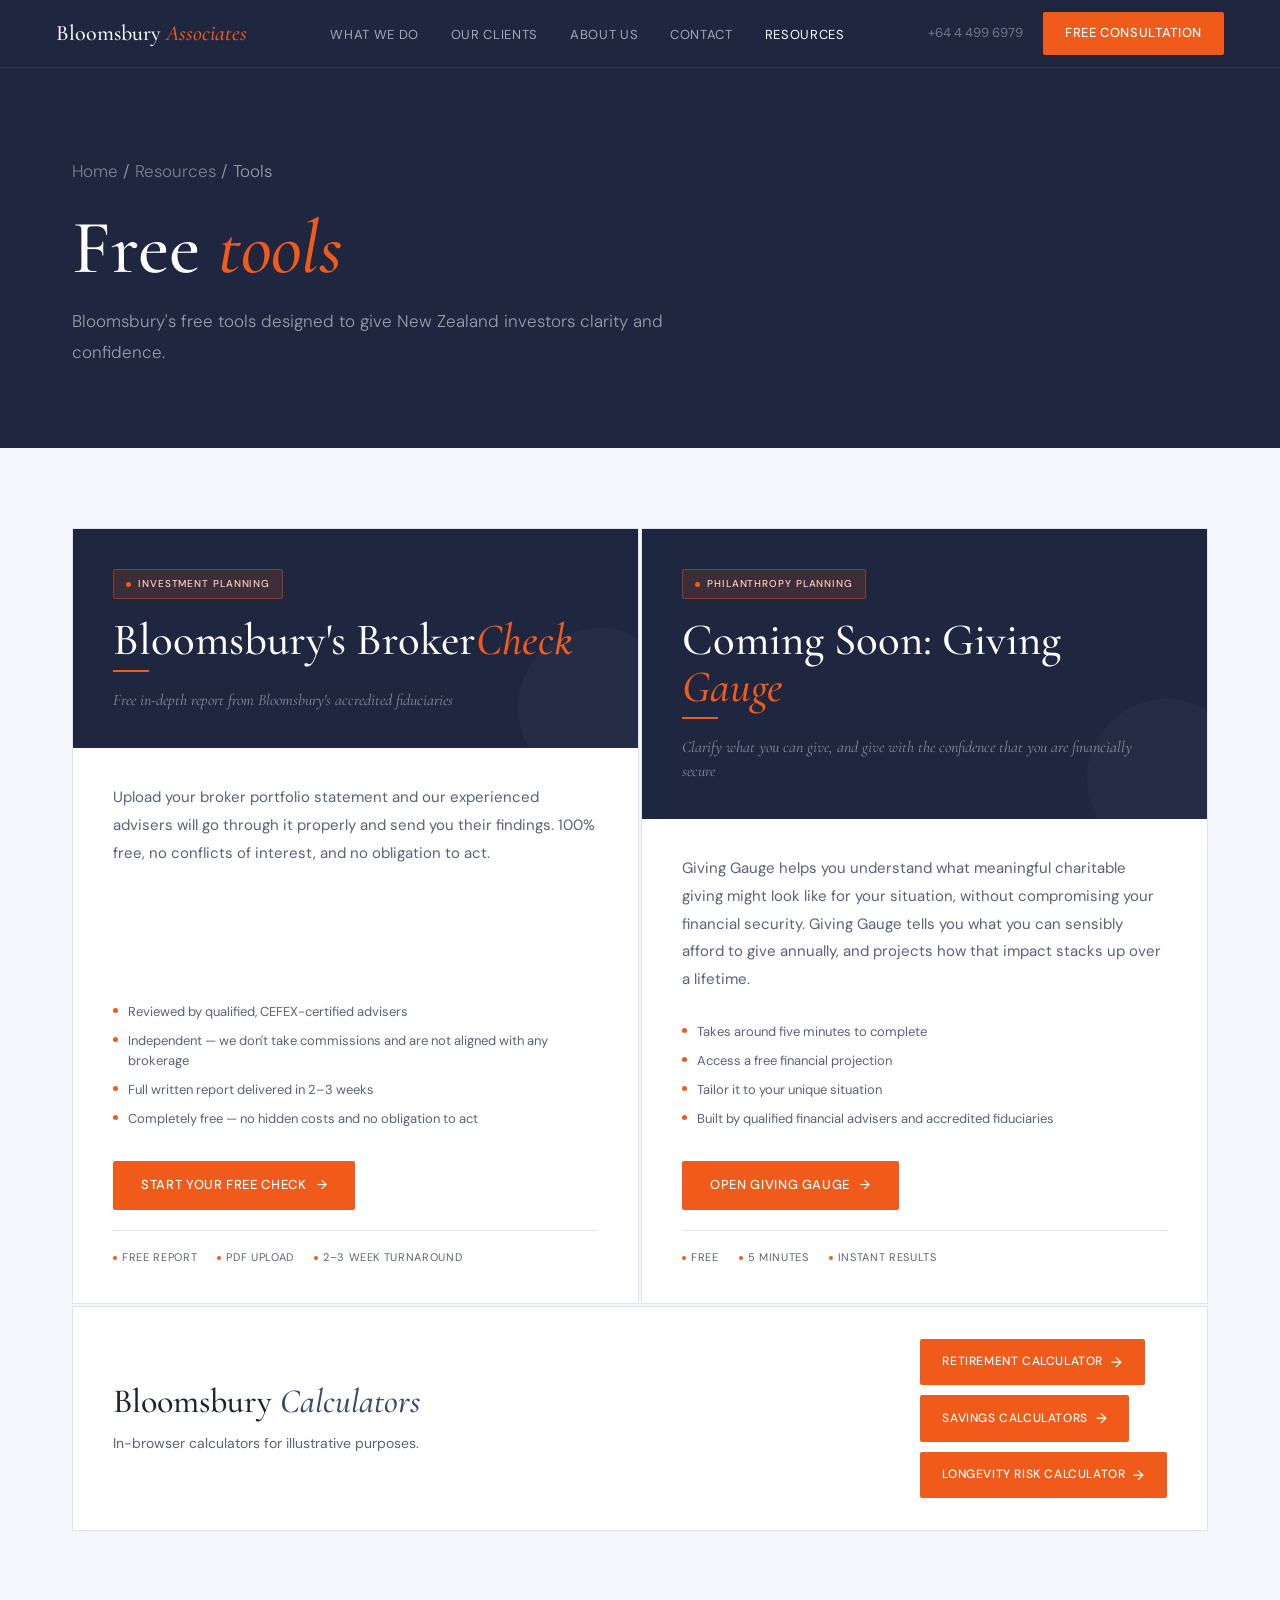
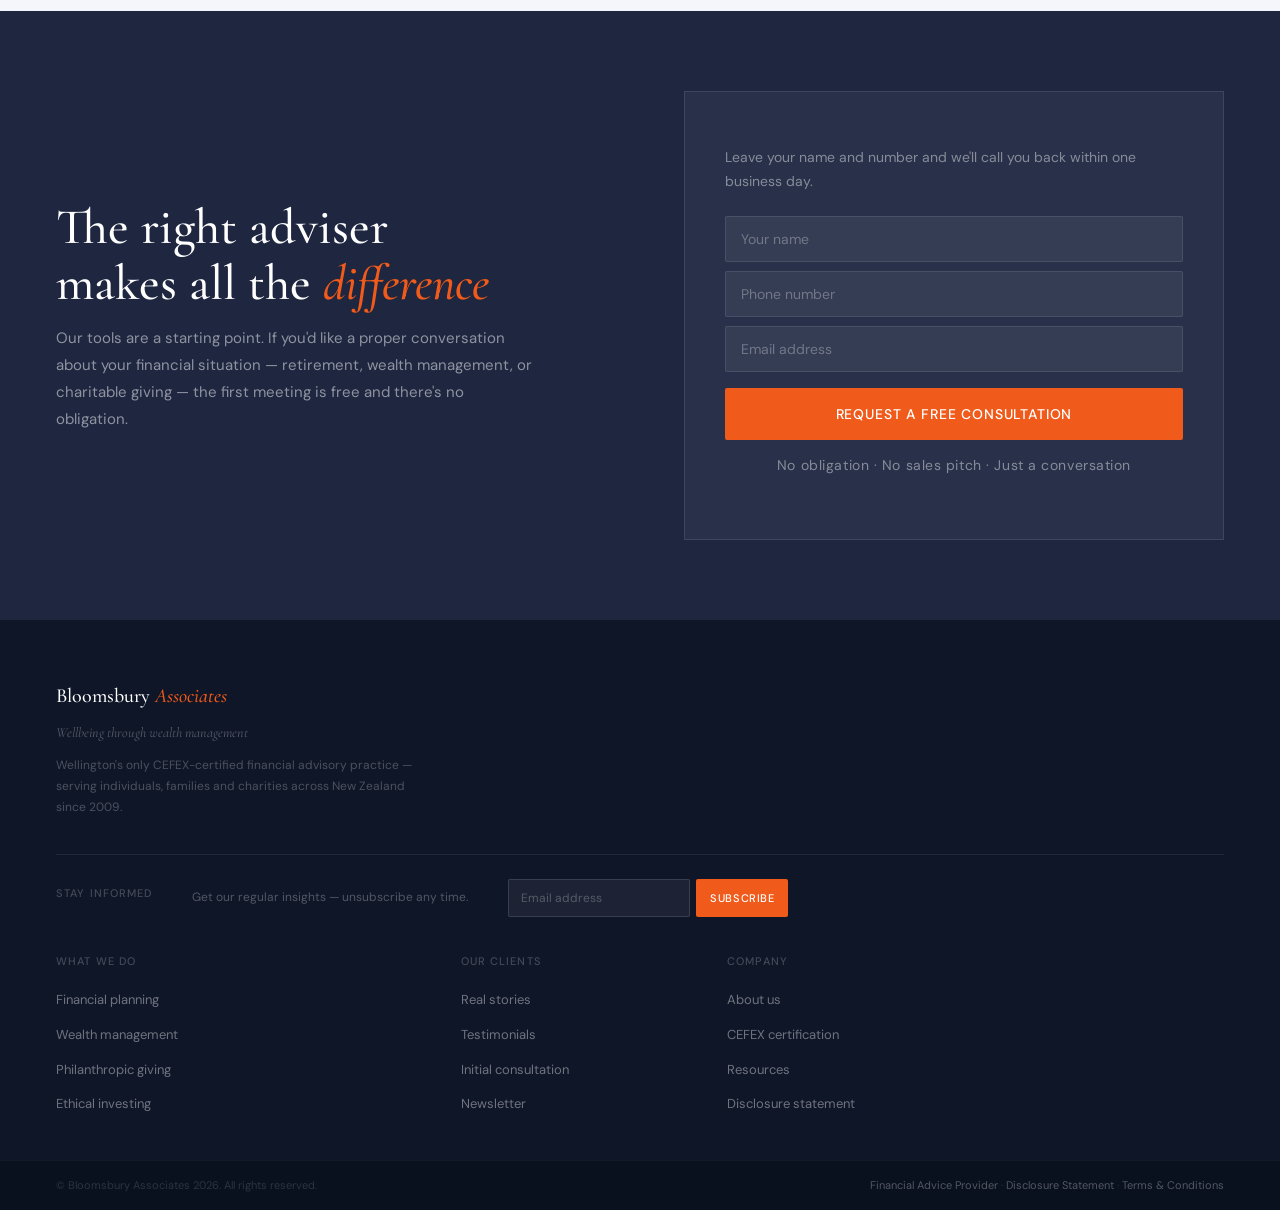
<file: tools.html>
<!DOCTYPE html>
<html lang="en">
<head>
<meta charset="UTF-8"><meta name="viewport" content="width=device-width, initial-scale=1.0">
<title>Tools — Bloomsbury Associates | Free Financial Tools for New Zealanders</title>
<meta name="description" content="Free, independent financial tools from Bloomsbury Associates — including Broker Check and Giving Gauge. No obligation, no sales pitch.">
<link rel="preconnect" href="https://fonts.googleapis.com">
<link href="https://fonts.googleapis.com/css2?family=Cormorant+Garamond:ital,wght@0,400;0,500;0,600;1,400;1,500&family=DM+Sans:wght@300;400;500&display=swap" rel="stylesheet">
<style>
*{margin:0;padding:0;box-sizing:border-box}
:root{
  --ink:#1e2230;--bd:#1e2640;--bm:#2a3352;--bdp:#161e30;--blu:#3a4a6b;
  --bpl:#fff;--gl:#fff;--gm:#dde0ea;--gt:#5a6278;
  --or:#f05a1a;--ol:#fef0e8;--od:#c94a12;--bl:#e0e3ed;
  --serif:'Cormorant Garamond',Georgia,serif;--sans:'DM Sans',sans-serif}
html{scroll-behavior:smooth}
body{font-family:var(--sans);background:#fff;color:var(--ink);font-size:16px;line-height:1.6;-webkit-font-smoothing:antialiased}
/* NAV */
nav{background:var(--bd);padding:0 56px;display:flex;align-items:center;justify-content:space-between;height:68px;position:sticky;top:0;z-index:100;border-bottom:.5px solid rgba(255,255,255,.07)}
.nl{color:#fff;font-family:var(--serif);font-size:22px;font-weight:500;text-decoration:none}.nl em{font-style:italic;color:var(--or)}
.nm{display:flex;gap:32px;list-style:none}.nm a{color:rgba(255,255,255,.6);text-decoration:none;font-size:13px;letter-spacing:.05em;text-transform:uppercase;transition:color .2s}.nm a:hover,.nm a.act{color:#fff}
.nr{display:flex;align-items:center;gap:20px}.nph{font-size:13px;color:rgba(255,255,255,.38)}
.nc{background:var(--or);color:#fff;padding:11px 22px;font-family:var(--sans);font-size:13px;font-weight:500;letter-spacing:.05em;text-transform:uppercase;border-radius:2px;transition:background .2s;text-decoration:none}.nc:hover{background:var(--od)}
/* DROPDOWN */
.has-drop{position:relative}
.has-drop:hover .dropdown,.has-drop:focus-within .dropdown{opacity:1;pointer-events:all;transform:translateY(0)}
.dropdown{position:absolute;top:100%;left:-16px;background:var(--bm);border:.5px solid rgba(255,255,255,.12);border-top:2px solid var(--or);min-width:170px;opacity:0;pointer-events:none;transform:translateY(-6px);transition:all .18s ease;z-index:200;box-shadow:0 8px 24px rgba(0,0,0,.25)}
.dropdown a{display:block;padding:12px 18px;font-size:12px;letter-spacing:.05em;text-transform:uppercase;color:rgba(255,255,255,.6);text-decoration:none;border-bottom:.5px solid rgba(255,255,255,.07);transition:all .15s;font-family:var(--sans);font-weight:400}
.dropdown a:last-child{border-bottom:none}
.dropdown a:hover{color:#fff;background:rgba(255,255,255,.06);padding-left:22px}
/* PAGE HERO */
.phero{background:var(--bd);padding:88px 72px 80px}
.pbread{font-size:12px;color:rgba(255,255,255,.3);margin-bottom:22px}.pbread a{color:rgba(255,255,255,.42);text-decoration:none}.pbread a:hover{color:var(--or)}
.phero h1{font-family:var(--serif);font-size:clamp(48px,6vw,76px);font-weight:500;color:#fff;line-height:1.05;margin-bottom:18px}.phero h1 em{font-style:italic;color:var(--or)}
.phero p{font-size:17px;font-weight:300;color:rgba(255,255,255,.55);max-width:620px;line-height:1.8}
/* TOOLS GRID */
.tools-wrap{background:#f4f6fb;padding:80px 72px}
.tools-grid{display:grid;grid-template-columns:1fr 1fr;gap:2px}
/* TOOL CARD */
.tool-card{background:#fff;display:flex;flex-direction:column;overflow:hidden;border:.5px solid var(--bl);transition:box-shadow .2s}.tool-card:hover{box-shadow:0 8px 32px rgba(30,38,64,.1)}
.tool-header{background:var(--bd);padding:40px 40px 36px;position:relative;overflow:hidden}
.tool-header::after{content:'';position:absolute;right:-40px;bottom:-40px;width:160px;height:160px;border-radius:50%;background:rgba(255,255,255,.03)}
.tool-tag{display:inline-flex;align-items:center;gap:7px;background:rgba(240,90,26,.15);border:.5px solid rgba(240,90,26,.4);color:#fdd0bc;padding:6px 12px;border-radius:2px;font-size:10px;font-weight:500;letter-spacing:.09em;text-transform:uppercase;margin-bottom:18px;width:fit-content}
.tool-tag::before{content:'';width:5px;height:5px;background:var(--or);border-radius:50%;flex-shrink:0}
.tool-name{font-family:var(--serif);font-size:clamp(32px,3.5vw,48px);font-weight:500;color:#fff;line-height:1.05;margin-bottom:6px}
.tool-name em{font-style:italic;color:var(--or)}
.tool-rule{width:36px;height:2px;background:var(--or);margin-bottom:16px}
.tool-tagline{font-family:var(--serif);font-size:16px;font-weight:400;font-style:italic;color:rgba(255,255,255,.48);line-height:1.5}
.tool-body{padding:36px 40px;flex:1;display:flex;flex-direction:column}
.tool-desc{font-size:15px;color:var(--gt);line-height:1.85;margin-bottom:28px;flex:1}
.tool-bullets{display:flex;flex-direction:column;gap:9px;margin-bottom:32px}
.tool-bullets li{display:flex;align-items:flex-start;gap:10px;font-size:13px;color:var(--gt);list-style:none;line-height:1.55}
.tool-bullets li::before{content:'';width:5px;height:5px;background:var(--or);border-radius:50%;flex-shrink:0;margin-top:6px}
.tool-cta{display:inline-flex;align-items:center;gap:10px;background:var(--or);color:#fff;padding:14px 28px;font-family:var(--sans);font-size:13px;font-weight:500;letter-spacing:.05em;text-transform:uppercase;border-radius:2px;text-decoration:none;transition:all .2s;width:fit-content}
.tool-cta:hover{background:var(--od);transform:translateY(-1px)}
.tool-cta::after{content:'→';transition:transform .2s}
.tool-cta:hover::after{transform:translateX(3px)}
.tool-meta{display:flex;gap:20px;margin-top:20px;padding-top:18px;border-top:.5px solid var(--bl)}
.tool-meta-item{font-size:11px;color:var(--gt);display:flex;align-items:center;gap:5px;text-transform:uppercase;letter-spacing:.06em}
.tool-meta-dot{width:4px;height:4px;background:var(--or);border-radius:50%}
/* CALCULATORS STRIP */
.calc-rollup{background:#fff;border:.5px solid var(--bl);padding:32px 40px;margin-top:2px;display:flex;flex-wrap:wrap;align-items:center;justify-content:space-between;gap:28px}
.calc-rollup-copy{flex:1;min-width:220px;max-width:640px}
.calc-rollup-copy h2{font-family:var(--serif);font-size:clamp(24px,2.8vw,34px);font-weight:500;color:var(--ink);line-height:1.15;margin-bottom:10px}.calc-rollup-copy h2 em{font-style:italic;color:var(--blu)}
.calc-rollup-copy p{font-size:14px;color:var(--gt);line-height:1.75}
.calc-rollup-links{display:flex;flex-direction:column;gap:10px;align-items:flex-start}
.calc-rollup-links a{display:inline-flex;align-items:center;gap:8px;background:var(--or);color:#fff;padding:12px 22px;font-family:var(--sans);font-size:12px;font-weight:500;letter-spacing:.05em;text-transform:uppercase;border-radius:2px;text-decoration:none;transition:all .2s}
.calc-rollup-links a:hover{background:var(--od);transform:translateY(-1px)}
.calc-rollup-links a::after{content:'→';font-size:14px;transition:transform .2s}
.calc-rollup-links a:hover::after{transform:translateX(3px)}
/* BOTTOM CTA */
.cta-band{background:var(--bd);padding:80px 72px;display:grid;grid-template-columns:1fr 1fr;gap:88px;align-items:center}
.cta-band h2{font-family:var(--serif);font-size:clamp(32px,4vw,50px);font-weight:500;color:#fff;line-height:1.12}.cta-band h2 em{font-style:italic;color:var(--or)}
.cta-band p{font-size:15px;color:rgba(255,255,255,.5);margin-top:14px;line-height:1.8;max-width:480px}
.cform{background:rgba(255,255,255,.05);border:.5px solid rgba(255,255,255,.1);padding:40px}
.cform>p{font-size:14px;color:rgba(255,255,255,.44);margin-bottom:22px;line-height:1.7}
.ig{display:flex;flex-direction:column;gap:9px;margin-bottom:10px}
.fi{background:rgba(255,255,255,.06);border:.5px solid rgba(255,255,255,.1);padding:13px 15px;color:#fff;font-size:14px;font-family:var(--sans);border-radius:2px;outline:none;transition:border-color .2s;width:100%}
.fi::placeholder{color:rgba(255,255,255,.3)}.fi:focus{border-color:rgba(240,90,26,.5);background:rgba(255,255,255,.09)}
.bctl{width:100%;background:var(--or);color:#fff;border:none;padding:17px;font-family:var(--sans);font-size:14px;font-weight:500;letter-spacing:.06em;text-transform:uppercase;cursor:pointer;border-radius:2px;transition:background .2s;margin-top:6px}.bctl:hover:not(:disabled){background:var(--od)}
.noob{font-size:11px;color:rgba(255,255,255,.22);text-align:center;margin-top:12px;letter-spacing:.04em}
/* FOOTER */
footer{background:#0f1628;padding:60px 72px 44px;display:grid;grid-template-columns:1.6fr 1fr 1fr 1fr 1.4fr;gap:40px}
.fwm{font-family:var(--serif);font-size:20px;color:#fff;font-weight:500;margin-bottom:10px}.fwm em{color:var(--or);font-style:italic}
.ftag{font-family:var(--serif);font-size:14px;font-style:italic;color:rgba(255,255,255,.3);margin-bottom:10px}
.fdesc{font-size:12px;color:rgba(255,255,255,.25);line-height:1.75}
.fcol h4{font-size:11px;font-weight:500;letter-spacing:.1em;text-transform:uppercase;color:rgba(255,255,255,.22);margin-bottom:16px}
.fcol ul{list-style:none;display:flex;flex-direction:column;gap:9px}
.fcol ul a{font-size:13px;color:rgba(255,255,255,.4);text-decoration:none;transition:color .2s}.fcol ul a:hover{color:#fff}
.fbot{background:#09101e;padding:16px 72px;display:flex;justify-content:space-between;align-items:center;border-top:.5px solid rgba(255,255,255,.04)}
.fbot p{font-size:11px;color:rgba(255,255,255,.15)}.fbot a{color:rgba(255,255,255,.3);text-decoration:none}.fbot a:hover{color:rgba(255,255,255,.6)}
/* FOOTER NEWSLETTER */
.fn-signup{border-left:.5px solid rgba(255,255,255,.08);padding-left:32px}
.fn-head{font-size:11px;font-weight:500;letter-spacing:.1em;text-transform:uppercase;color:rgba(255,255,255,.22);margin-bottom:8px}
.fn-sub{font-size:12px;color:rgba(255,255,255,.28);line-height:1.6;margin-bottom:16px}
.fn-row{display:flex;gap:6px}
.fn-f{flex:1;background:rgba(255,255,255,.06);border:.5px solid rgba(255,255,255,.12);padding:10px 12px;color:#fff;font-size:12px;font-family:var(--sans);border-radius:2px;outline:none;transition:border-color .2s;min-width:0}
.fn-f::placeholder{color:rgba(255,255,255,.25)}
.fn-f:focus{border-color:rgba(240,90,26,.45)}
.fn-btn{background:var(--or);color:#fff;border:none;padding:10px 14px;font-family:var(--sans);font-size:11px;font-weight:500;letter-spacing:.05em;text-transform:uppercase;cursor:pointer;border-radius:2px;white-space:nowrap;transition:background .2s;flex-shrink:0}.fn-btn:hover:not(:disabled){background:var(--od)}
.fade{opacity:0;transform:translateY(20px);transition:opacity .6s ease,transform .6s ease}.fade.vis{opacity:1;transform:none}
@media(max-width:1024px){
  nav{padding:0 32px}.nm,.nr .nph{display:none}.ham{display:flex}.nr{gap:12px}
  .phero{padding:56px 40px 48px}
  .tools-wrap,.cta-band{padding:56px 40px}
  .tools-grid{grid-template-columns:1fr}
  .cta-band{grid-template-columns:1fr;gap:40px}
  footer{padding:48px 40px 36px;grid-template-columns:1fr 1fr 1fr;gap:28px}
  footer>div:first-child{grid-column:1/-1}
  .fn-signup{grid-column:1/-1;border-left:none;border-top:.5px solid rgba(255,255,255,.08);padding-left:0;padding-top:20px}
  .fbot{padding:14px 40px}
}
@media(max-width:768px){
  nav{padding:0 20px;height:60px}.ndrawer{top:60px}
  .phero{padding:44px 20px 36px}.phero h1{font-size:38px!important}
  .tools-wrap,.cta-band{padding:44px 20px}
  .calc-rollup{padding:24px 22px;flex-direction:column;align-items:stretch}
  .calc-rollup-links{align-items:stretch}.calc-rollup-links a{width:100%;justify-content:center}
  .tool-header{padding:28px 24px}.tool-body{padding:24px}
  footer{padding:44px 20px 28px;grid-template-columns:1fr 1fr}
  .fbot{padding:14px 20px;flex-direction:column;gap:6px;text-align:center}
}
</style>
<link rel="stylesheet" href="responsive.css">
</head>
<body>

<nav>
  <a href="index.html" class="nl">Bloomsbury <em>Associates</em></a>
  <ul class="nm">
    <li><a href="what-we-do.html">What we do</a></li>
    <li><a href="our-clients.html">Our clients</a></li>
    <li><a href="about-us.html">About us</a></li>
    <li><a href="contact.html">Contact</a></li>
    <li class="has-drop">
      <a href="blog.html" class="act">Resources</a>
      <div class="dropdown">
        <a href="tools.html">Tools</a>
        <a href="blog.html">Blog</a>
        <a href="investment-videos.html">Investment videos</a>
        <a href="https://bloomsbury.co.nz/what-we-do/philanthropic-giving/the-future-of-charitable-giving-in-nz.html">Research</a>
      </div>
    </li>
  </ul>
  <div class="nr"><button class="ham" aria-label="Open menu" onclick="toggleNav(this)"><span></span><span></span><span></span></button>
    <span class="nph">+64 4 499 6979</span>
    <a href="index.html#form" class="nc">Free consultation</a>
  </div>
</nav>
<div class="ndrawer" id="ndrawer">
  <a href="what-we-do.html">What we do</a>
  <a href="our-clients.html">Our clients</a>
  <a href="about-us.html">About us</a>
  <a href="contact.html">Contact</a>
  <a href="tools.html" class="act">Tools</a>
  <a href="blog.html">Blog</a>
  <a href="investment-videos.html">Investment videos</a>
  <a href="https://bloomsbury.co.nz/what-we-do/philanthropic-giving/the-future-of-charitable-giving-in-nz.html">Research</a>
  <a href="index.html#form" class="nc">Free consultation</a>
  <span class="nph">+64 4 499 6979</span>
</div>

<div class="phero">
  <p class="pbread"><a href="index.html">Home</a> / <a href="blog.html">Resources</a> / Tools</p>
  <h1>Free <em>tools</em></h1>
  <p>Bloomsbury's free tools designed to give New Zealand investors clarity and confidence.</p>
</div>

<div class="tools-wrap">
  <div class="tools-grid fade">

    <!-- BROKER CHECK -->
    <div class="tool-card">
      <div class="tool-header">
        <div class="tool-tag">Investment Planning</div>
        <div class="tool-name">Bloomsbury's Broker<em>Check</em></div>
        <div class="tool-rule"></div>
        <div class="tool-tagline">Free in-depth report from Bloomsbury's accredited fiduciaries</div>
      </div>
      <div class="tool-body">
        <p class="tool-desc">Upload your broker portfolio statement and our experienced advisers will go through it properly and send you their findings. 100% free, no conflicts of interest, and no obligation to act.</p>
        <ul class="tool-bullets">
          <li>Reviewed by qualified, CEFEX-certified advisers</li>
          <li>Independent — we don't take commissions and are not aligned with any brokerage</li>
          <li>Full written report delivered in 2–3 weeks</li>
          <li>Completely free — no hidden costs and no obligation to act</li>
        </ul>
        <a href="broker-check.html" class="tool-cta">Start your free check</a>
        <div class="tool-meta">
          <span class="tool-meta-item"><span class="tool-meta-dot"></span>Free report</span>
          <span class="tool-meta-item"><span class="tool-meta-dot"></span>PDF upload</span>
          <span class="tool-meta-item"><span class="tool-meta-dot"></span>2–3 week turnaround</span>
        </div>
      </div>
    </div>

    <!-- GIVING GAUGE -->
    <div class="tool-card">
      <div class="tool-header">
        <div class="tool-tag">Philanthropy planning</div>
        <div class="tool-name">Coming Soon: Giving <em>Gauge</em></div>
        <div class="tool-rule"></div>
        <div class="tool-tagline">Clarify what you can give, and give with the confidence that you are financially secure</div>
      </div>
      <div class="tool-body">
        <p class="tool-desc">Giving Gauge helps you understand what meaningful charitable giving might look like for your situation, without compromising your financial security. Giving Gauge tells you what you can sensibly afford to give annually, and projects how that impact stacks up over a lifetime.</p>
        <ul class="tool-bullets">
          <li>Takes around five minutes to complete</li>
          <li>Access a free financial projection</li>
          <li>Tailor it to your unique situation</li>
          <li>Built by qualified financial advisers and accredited fiduciaries</li>
        </ul>
        <a href="giving-gauge.html" class="tool-cta">Open Giving Gauge</a>
        <div class="tool-meta">
          <span class="tool-meta-item"><span class="tool-meta-dot"></span>Free</span>
          <span class="tool-meta-item"><span class="tool-meta-dot"></span>5 minutes</span>
          <span class="tool-meta-item"><span class="tool-meta-dot"></span>Instant results</span>
        </div>
      </div>
    </div>

  </div>

  <div class="calc-rollup fade">
    <div class="calc-rollup-copy">
      <h2>Bloomsbury <em>Calculators</em></h2>
      <p>In-browser calculators for illustrative purposes.</p>
    </div>
    <div class="calc-rollup-links">
      <a href="retirement.html">Retirement calculator</a>
      <a href="savings-investment.html">Savings calculators</a>
      <a href="longevity-risk.html">Longevity risk calculator</a>
    </div>
  </div>

</div>

<!-- CONSULTATION CTA -->
<section class="cta-band fade" id="form">
  <div>
    <h2>The right adviser<br>makes all the <em>difference</em></h2>
    <p>Our tools are a starting point. If you'd like a proper conversation about your financial situation — retirement, wealth management, or charitable giving — the first meeting is free and there's no obligation.</p>
  </div>
  <div class="cform">
    <p>Leave your name and number and we'll call you back within one business day.</p>
    <div class="ig">
      <input class="fi" type="text" placeholder="Your name">
      <input class="fi" type="tel" placeholder="Phone number">
      <input class="fi" type="email" placeholder="Email address">
    </div>
    <button class="bctl" onclick="this.textContent='✓ Request received — we\'ll be in touch';this.style.background='#2a6e3a';this.disabled=true">Request a free consultation</button>
    <p class="noob">No obligation · No sales pitch · Just a conversation</p>
  </div>
</section>

<footer>
  <div><p class="fwm">Bloomsbury <em>Associates</em></p><p class="ftag">Wellbeing through wealth management</p><p class="fdesc">Wellington's only CEFEX-certified financial advisory practice — serving individuals, families and charities across New Zealand since 2009.</p></div>
  <div class="fn-signup">
    <p class="fn-head">Stay Informed</p>
    <p class="fn-sub">Get our regular insights — unsubscribe any time.</p>
    <div class="fn-row">
      <input class="fn-f" type="email" placeholder="Email address">
      <button class="fn-btn" onclick="this.textContent='✓';this.style.background='#2a6e3a';this.disabled=true">Subscribe</button>
    </div>
  </div>
  <div class="fcol"><h4>What we do</h4><ul><li><a href="what-we-do.html#fp">Financial planning</a></li><li><a href="what-we-do.html#wm">Wealth management</a></li><li><a href="what-we-do.html#philanthropy">Philanthropic giving</a></li><li><a href="what-we-do.html#ethical">Ethical investing</a></li></ul></div>
  <div class="fcol"><h4>Our clients</h4><ul><li><a href="our-clients.html">Real stories</a></li><li><a href="our-clients.html#testimonials">Testimonials</a></li><li><a href="index.html#form">Initial consultation</a></li><li><a href="contact.html#newsletter">Newsletter</a></li></ul></div>
  <div class="fcol"><h4>Company</h4><ul><li><a href="about-us.html">About us</a></li><li><a href="about-us.html#cefex">CEFEX certification</a></li><li><a href="blog.html">Resources</a></li><li><a href="#">Disclosure statement</a></li></ul></div>
</footer>
<div class="fbot"><p>© Bloomsbury Associates 2026. All rights reserved.</p><p><a href="#">Financial Advice Provider</a> · <a href="#">Disclosure Statement</a> · <a href="#">Terms &amp; Conditions</a></p></div>

<script>
const obs=new IntersectionObserver(e=>e.forEach(x=>{if(x.isIntersecting){x.target.classList.add('vis');obs.unobserve(x.target)}}),{threshold:.07});
document.querySelectorAll('.fade').forEach(el=>obs.observe(el));
</script>
<script>
function toggleNav(btn){
  btn.classList.toggle('open');
  var drawer=document.getElementById('ndrawer');
  drawer.classList.toggle('open');
  document.body.style.overflow=btn.classList.contains('open')?'hidden':'';
}
document.addEventListener('DOMContentLoaded',function(){
  document.querySelectorAll('.ndrawer a').forEach(function(a){
    a.addEventListener('click',function(){
      var btn=document.querySelector('.ham');
      if(btn)btn.classList.remove('open');
      var drawer=document.getElementById('ndrawer');
      if(drawer)drawer.classList.remove('open');
      document.body.style.overflow='';
    });
  });
});
</script>
</body>
</html>
</file>
<file: responsive.css>
/* ============================================================
   BLOOMSBURY ASSOCIATES — RESPONSIVE STYLES
   Breakpoints:
     Wide    : max-width 1280px  (large laptop)
     Tablet  : max-width 1024px  (small laptop / tablet landscape)
     Mobile  : max-width 768px   (tablet portrait / phone)
     Sm phone: max-width 480px
   ============================================================ */

/* ----------------------------------------------------------
   HAMBURGER NAV
   ---------------------------------------------------------- */
.ham{display:none;flex-direction:column;gap:5px;background:none;border:none;cursor:pointer;padding:4px;z-index:200}
.ham span{display:block;width:22px;height:1.5px;background:#fff;transition:all .25s;transform-origin:center}
.ham.open span:nth-child(1){transform:translateY(6.5px) rotate(45deg)}
.ham.open span:nth-child(2){opacity:0;transform:scaleX(0)}
.ham.open span:nth-child(3){transform:translateY(-6.5px) rotate(-45deg)}

.ndrawer{
  display:none;
  position:fixed;top:68px;left:0;right:0;bottom:0;
  background:var(--bd);
  padding:40px 28px;
  flex-direction:column;
  gap:0;
  z-index:150;
  overflow-y:auto;
  border-top:.5px solid rgba(255,255,255,.08);
}
.ndrawer.open{display:flex}
.ndrawer a{
  display:block;
  color:rgba(255,255,255,.75);
  text-decoration:none;
  font-size:18px;
  font-family:var(--serif);
  font-weight:400;
  padding:16px 0;
  border-bottom:.5px solid rgba(255,255,255,.07);
  transition:color .2s;
}
.ndrawer a:hover,.ndrawer a.act{color:#fff}
.ndrawer .nc{
  display:inline-block;
  margin-top:28px;
  background:var(--or);
  color:#fff;
  padding:14px 28px;
  font-family:var(--sans);
  font-size:13px;
  font-weight:500;
  letter-spacing:.05em;
  text-transform:uppercase;
  border-radius:2px;
  text-decoration:none;
  border:none;
}
.ndrawer .nph{
  display:block;
  font-size:13px;
  color:rgba(255,255,255,.35);
  margin-top:16px;
}


/* ============================================================
   WIDE  (≤ 1280px) — large laptops, gentle reduction
   ============================================================ */
@media(max-width:1280px){

  /* Reduce section side padding */
  .sec,.wsec,.tsec,.ctasec,.svsec-light,
  .origin,.team-sec,.aaf-sec,.cefex-sec,.ext-sec,.partners,.cta-band,
  .svc-sec,.process-band,.faq-sec,.contact-wrap,.storsec,.calc-band,.vid-page{
    padding-left:56px !important;
    padding-right:56px !important;
  }
  footer{padding-left:56px;padding-right:56px}
  .fbot{padding-left:56px;padding-right:56px}
  .tb{padding-left:56px;padding-right:56px}
  .snav{padding-left:56px}

  /* Trust bar: shrink text slightly so 5 items fit on one row */
  .ti{font-size:13px;padding:16px 20px}

  /* Footer: 5-col gets tight — drop newsletter below */
  footer{grid-template-columns:1.6fr 1fr 1fr 1fr;gap:36px}
  .fn-signup{grid-column:1/-1;border-left:none;border-top:.5px solid rgba(255,255,255,.08);padding-left:0;padding-top:24px;display:flex;align-items:center;gap:40px}
  .fn-signup .fn-sub{margin-bottom:0}
  .fn-row{min-width:280px}
}


/* ============================================================
   TABLET  (≤ 1024px) — small laptop / tablet landscape
   ============================================================ */
@media(max-width:1024px){

  /* NAV */
  nav{padding:0 32px}
  .nm,.nr .nph{display:none}
  .ham{display:flex}
  .nr{gap:12px}

  /* HERO (homepage) — stack vertically */
  .hero{grid-template-columns:1fr;min-height:auto}
  .ht{padding:64px 40px 52px}
  .hv{min-height:320px;position:relative}
  .hv img{min-height:320px !important}

  /* Trust bar — allow wrap gracefully */
  .tb{padding:0 32px;flex-wrap:wrap}
  .ti{font-size:12px;padding:12px 16px;border-right:.5px solid rgba(255,255,255,.08)}

  /* PAGE HERO (inner pages) */
  .phero{padding:56px 40px 48px;grid-template-columns:1fr !important;min-height:auto}
  .phero-img{display:none}

  /* SECTION PADDING */
  .sec,.wsec,.tsec,.ctasec,.teamsec,
  .origin,.team-sec,.aaf-sec,.cefex-sec,.ext-sec,.partners,.cta-band,
  .svc-sec,.process-band,.faq-sec,.contact-wrap,.storsec,.calc-band,.vid-page{
    padding-left:40px !important;
    padding-right:40px !important;
  }
  footer{padding-left:40px;padding-right:40px;grid-template-columns:1fr 1fr 1fr;gap:28px}
  .fbot{padding-left:40px;padding-right:40px}
  .snav{padding-left:40px}
  .blog-wrap,.blog-signup,.nl-cta{padding-left:40px !important;padding-right:40px !important}
  footer>div:first-child{grid-column:1/-1}
  .fn-signup{grid-column:1/-1;border-left:none;border-top:.5px solid rgba(255,255,255,.08);padding-left:0;padding-top:20px;flex-direction:column;align-items:flex-start;gap:12px}
  .fn-row{width:100%;max-width:380px}

  /* HOMEPAGE GRIDS */
  .pgrid{grid-template-columns:1fr 1fr}
  .wsec{grid-template-columns:1fr;gap:48px}
  .ctasec{grid-template-columns:1fr;gap:48px}
  .nlinner{grid-template-columns:1fr;gap:48px}

  /* ABOUT */
  .origin{grid-template-columns:1fr;gap:48px}
  .tgrid{grid-template-columns:1fr}
  .cefex-sec{grid-template-columns:1fr;gap:48px}
  .aaf-grid{grid-template-columns:1fr}
  .aaf-panel{padding:28px 24px 32px}
  .vid-grid{grid-template-columns:1fr}
  .wheel-head{flex-direction:column;align-items:flex-start}
  .ext-grid{grid-template-columns:1fr 1fr}

  /* WHAT WE DO */
  .steps{grid-template-columns:1fr 1fr 1fr}
  .steps::before{display:none}
  .step{border-top:1px dashed var(--gm);padding-top:24px}
  .svc-inner{grid-template-columns:1fr;gap:40px}
  .svc-inner.rev{direction:ltr}
  .egrid{grid-template-columns:1fr 1fr 1fr}

  /* OUR CLIENTS */
  .sgrid{grid-template-columns:1fr 1fr}

  /* BLOG */
  .feat-post{grid-template-columns:1fr}
  .blog-grid{grid-template-columns:1fr 1fr}
  .nl-cta{grid-template-columns:1fr;gap:28px}
  .bsu-inner{grid-template-columns:1fr;gap:20px}

  /* CONTACT */
  .contact-grid{grid-template-columns:1fr}
  .faq-grid{grid-template-columns:1fr}
}


/* ============================================================
   MOBILE  (≤ 768px)
   ============================================================ */
@media(max-width:768px){

  /* NAV */
  nav{padding:0 20px;height:60px}
  .ndrawer{top:60px}
  .nl{font-size:18px}

  /* HERO */
  .hero{grid-template-columns:1fr;min-height:auto}
  .ht{padding:52px 20px 44px}
  .hh1{font-size:40px !important}
  .hsub{font-size:15px;margin-bottom:28px}
  .hact{flex-direction:column;align-items:stretch;gap:10px}
  .hact .bp,.hact .bg{text-align:center}
  .hv{display:none}

  /* TRUST BAR — 2 column grid */
  .tb{padding:0 20px;display:grid;grid-template-columns:1fr 1fr}
  .ti{font-size:11px;font-weight:500;padding:12px 8px 12px 0;border-right:none;border-bottom:.5px solid rgba(255,255,255,.08);width:auto}
  .ti:nth-child(odd){border-right:.5px solid rgba(255,255,255,.08);padding-right:12px}
  .ti:nth-last-child(-n+2){border-bottom:none}
  /* 5th item spans full width */
  .ti:last-child{grid-column:1/-1;border-right:none}

  /* PAGE HERO */
  .phero{padding:44px 20px 36px !important}
  .phero h1{font-size:38px !important}
  .phero p{font-size:15px}

  /* SECTION PADDING */
  .sec,.wsec,.tsec,.ctasec,
  .origin,.team-sec,.aaf-sec,.cefex-sec,.ext-sec,.partners,.cta-band,
  .svc-sec,.process-band,.faq-sec,.contact-wrap,.storsec,.calc-band,.vid-page{
    padding:52px 20px !important;
  }
  .blog-wrap{padding:44px 20px !important}
  .blog-signup{padding:20px !important}
  .nl-cta{padding:44px 20px !important}
  footer{padding:44px 20px 28px;grid-template-columns:1fr 1fr;gap:24px}
  .fbot{padding:14px 20px;flex-direction:column;gap:6px;text-align:center}
  .snav{padding:0 20px}
  footer>div:first-child{grid-column:1/-1}
  .fn-signup{grid-column:1/-1;border-left:none;border-top:.5px solid rgba(255,255,255,.08);padding-left:0;padding-top:20px}
  .fn-row{width:100%}

  /* HOMEPAGE GRIDS */
  .pgrid{grid-template-columns:1fr}
  .wsec{grid-template-columns:1fr;gap:40px;padding:52px 20px !important}
  .ctasec{grid-template-columns:1fr;gap:32px;padding:56px 20px !important}

  /* CTA FORM */
  .cform{padding:28px 20px}

  /* ABOUT */
  .origin{grid-template-columns:1fr;gap:32px;padding:52px 20px !important}
  .stats{gap:2px}
  .tgrid{grid-template-columns:1fr;gap:2px}
  .tm{grid-template-columns:64px 1fr;gap:20px;padding:24px 20px}
  .tphoto{width:64px;height:64px}
  .aaf-sec{padding:52px 20px !important}
  .aaf-grid{grid-template-columns:1fr}
  .cefex-sec{grid-template-columns:1fr;gap:32px;padding:52px 20px !important}
  .cpillars{gap:2px}
  .vid-grid{grid-template-columns:1fr}
  .ext-grid{grid-template-columns:1fr}
  .pgrid{grid-template-columns:1fr 1fr}

  /* WHAT WE DO */
  .steps{grid-template-columns:1fr 1fr;gap:20px}
  .svc-inner{grid-template-columns:1fr;gap:32px}
  .svc-inner.rev{direction:ltr}
  .egrid{grid-template-columns:1fr}
  .snav{overflow-x:auto;-webkit-overflow-scrolling:touch}
  .sni{padding:14px 14px;font-size:12px}
  .process-band{padding:44px 20px !important}

  /* OUR CLIENTS */
  .sgrid{grid-template-columns:1fr}
  .tcard{padding:24px 20px}

  /* BLOG */
  .feat-post{grid-template-columns:1fr}
  .blog-grid{grid-template-columns:1fr}
  .nl-cta{grid-template-columns:1fr;gap:20px}
  .bsu-inner{grid-template-columns:1fr;gap:12px}
  .blog-cats{flex-wrap:wrap;gap:4px}

  /* CONTACT */
  .contact-grid{grid-template-columns:1fr}
  .faq-grid{grid-template-columns:1fr}
  .promise-bar{padding:16px 20px;gap:12px}

  /* GENERAL */
  .slead{margin-bottom:28px}
  .cta-band{padding:52px 20px !important;text-align:left}
  .cta-band p{margin-left:0}
}


/* ============================================================
   SMALL PHONE  (≤ 480px)
   ============================================================ */
@media(max-width:480px){

  /* HERO */
  .hh1{font-size:34px !important}
  .ht{padding:44px 16px 40px}
  .phero{padding:40px 16px 32px !important}
  .phero h1{font-size:32px !important}

  /* NAV */
  .nl{font-size:16px}
  .nr .nc{padding:8px 12px;font-size:11px;letter-spacing:.02em}

  /* TRUST BAR — single column */
  .tb{display:flex;flex-direction:column;padding:0 16px}
  .ti{width:100%;padding:10px 0;border-right:none;border-bottom:.5px solid rgba(255,255,255,.07);font-size:11px}
  .ti:last-child{border-bottom:none}

  /* GRIDS */
  .pgrid{grid-template-columns:1fr}
  .ext-grid{grid-template-columns:1fr}
  .steps{grid-template-columns:1fr}
  .egrid{grid-template-columns:1fr}
  footer{grid-template-columns:1fr}
  .fn-signup{padding-top:16px}

  /* TEAM */
  .tm{grid-template-columns:1fr}
  .tphoto,.tav-fb{margin-bottom:12px}

  /* MISC */
  .fbot{font-size:10px}
  .svnum{font-size:64px}
  .cform{padding:24px 16px}
}
</file>
<file: site-chrome.css>
/* Shared marketing chrome for calculator subpages */
*{margin:0;padding:0;box-sizing:border-box}
:root{
  --ink:#1e2230;--bd:#1e2640;--bm:#2a3352;--bdp:#161e30;--blu:#3a4a6b;
  --bpl:#fff;--gl:#fff;--gm:#dde0ea;--gt:#5a6278;
  --or:#f05a1a;--ol:#fef0e8;--od:#c94a12;--bl:#e0e3ed;
  --serif:'Cormorant Garamond',Georgia,serif;--sans:'DM Sans',sans-serif}
html{scroll-behavior:smooth}
nav{background:var(--bd);padding:0 56px;display:flex;align-items:center;justify-content:space-between;height:68px;position:sticky;top:0;z-index:100;border-bottom:.5px solid rgba(255,255,255,.07)}
.nl{color:#fff;font-family:var(--serif);font-size:22px;font-weight:500;text-decoration:none}.nl em{font-style:italic;color:var(--or)}
.nm{display:flex;gap:32px;list-style:none}.nm a{color:rgba(255,255,255,.6);text-decoration:none;font-size:13px;letter-spacing:.05em;text-transform:uppercase;transition:color .2s}.nm a:hover,.nm a.act{color:#fff}
.nr{display:flex;align-items:center;gap:20px}.nph{font-size:13px;color:rgba(255,255,255,.38)}
.nc{background:var(--or);color:#fff;padding:11px 22px;font-family:var(--sans);font-size:13px;font-weight:500;letter-spacing:.05em;text-transform:uppercase;border-radius:2px;transition:background .2s;text-decoration:none}.nc:hover{background:var(--od)}
.has-drop{position:relative}
.has-drop:hover .dropdown,.has-drop:focus-within .dropdown{opacity:1;pointer-events:all;transform:translateY(0)}
.dropdown{position:absolute;top:100%;left:-16px;background:var(--bm);border:.5px solid rgba(255,255,255,.12);border-top:2px solid var(--or);min-width:170px;opacity:0;pointer-events:none;transform:translateY(-6px);transition:all .18s ease;z-index:200;box-shadow:0 8px 24px rgba(0,0,0,.25)}
.dropdown a{display:block;padding:12px 18px;font-size:12px;letter-spacing:.05em;text-transform:uppercase;color:rgba(255,255,255,.6);text-decoration:none;border-bottom:.5px solid rgba(255,255,255,.07);transition:all .15s;font-family:var(--sans);font-weight:400}
.dropdown a:last-child{border-bottom:none}
.dropdown a:hover{color:#fff;background:rgba(255,255,255,.06);padding-left:22px}
.phero{background:var(--bd);padding:72px 72px 56px}
.pbread{font-size:12px;color:rgba(255,255,255,.3);margin-bottom:22px}.pbread a{color:rgba(255,255,255,.42);text-decoration:none}.pbread a:hover{color:var(--or)}
.phero h1{font-family:var(--serif);font-size:clamp(36px,4.5vw,56px);font-weight:500;color:#fff;line-height:1.08;margin-bottom:14px}.phero h1 em{font-style:italic;color:var(--or)}
.phero p{font-size:16px;font-weight:300;color:rgba(255,255,255,.55);max-width:620px;line-height:1.75}
.calc-band{background:#f4f6fb;padding:40px 72px 72px}
footer{background:#0f1628;padding:60px 72px 44px;display:grid;grid-template-columns:1.6fr 1fr 1fr 1fr 1.4fr;gap:40px}
.fwm{font-family:var(--serif);font-size:20px;color:#fff;font-weight:500;margin-bottom:10px}.fwm em{color:var(--or);font-style:italic}
.ftag{font-family:var(--serif);font-size:14px;font-style:italic;color:rgba(255,255,255,.3);margin-bottom:10px}
.fdesc{font-size:12px;color:rgba(255,255,255,.25);line-height:1.75}
.fcol h4{font-size:11px;font-weight:500;letter-spacing:.1em;text-transform:uppercase;color:rgba(255,255,255,.22);margin-bottom:16px}
.fcol ul{list-style:none;display:flex;flex-direction:column;gap:9px}
.fcol ul a{font-size:13px;color:rgba(255,255,255,.4);text-decoration:none;transition:color .2s}.fcol ul a:hover{color:#fff}
.fbot{background:#09101e;padding:16px 72px;display:flex;justify-content:space-between;align-items:center;border-top:.5px solid rgba(255,255,255,.04)}
.fbot p{font-size:11px;color:rgba(255,255,255,.15)}.fbot a{color:rgba(255,255,255,.3);text-decoration:none}.fbot a:hover{color:rgba(255,255,255,.6)}
.fn-signup{border-left:.5px solid rgba(255,255,255,.08);padding-left:32px}
.fn-head{font-size:11px;font-weight:500;letter-spacing:.1em;text-transform:uppercase;color:rgba(255,255,255,.22);margin-bottom:8px}
.fn-sub{font-size:12px;color:rgba(255,255,255,.28);line-height:1.6;margin-bottom:16px}
.fn-row{display:flex;gap:6px}
.fn-f{flex:1;background:rgba(255,255,255,.06);border:.5px solid rgba(255,255,255,.12);padding:10px 12px;color:#fff;font-size:12px;font-family:var(--sans);border-radius:2px;outline:none;transition:border-color .2s;min-width:0}
.fn-f::placeholder{color:rgba(255,255,255,.25)}
.fn-f:focus{border-color:rgba(240,90,26,.45)}
.fn-btn{background:var(--or);color:#fff;border:none;padding:10px 14px;font-family:var(--sans);font-size:11px;font-weight:500;letter-spacing:.05em;text-transform:uppercase;cursor:pointer;border-radius:2px;white-space:nowrap;transition:background .2s;flex-shrink:0}.fn-btn:hover:not(:disabled){background:var(--od)}
@media(max-width:1024px){
  nav{padding:0 32px}.nm,.nr .nph{display:none}.ham{display:flex}.nr{gap:12px}
  .phero{padding:48px 40px 40px}
  .calc-band{padding:32px 40px 56px}
  footer{padding:48px 40px 36px;grid-template-columns:1fr 1fr 1fr;gap:28px}
  footer>div:first-child{grid-column:1/-1}
  .fn-signup{grid-column:1/-1;border-left:none;border-top:.5px solid rgba(255,255,255,.08);padding-left:0;padding-top:20px}
  .fbot{padding:14px 40px}
}
@media(max-width:768px){
  nav{padding:0 20px;height:60px}.ndrawer{top:60px}
  .phero{padding:40px 20px 32px}
  .calc-band{padding:24px 20px 48px}
  footer{padding:44px 20px 28px;grid-template-columns:1fr 1fr}
  .fbot{padding:14px 20px;flex-direction:column;gap:6px;text-align:center}
}
</file>
<file: bloomsbury-calc.css>
/* Bloomsbury Associates — shared calculator chrome */
:root {
  --bb-navy: #032048;
  --bb-navy-mid: #0a3570;
  --bb-orange: #ff6600;
  --bb-orange-dk: #cc5200;
  --bb-sand: #e8e8e8;
  --bb-white: #ffffff;
  --bb-off: #f2f4f8;
  --bb-border: #d5dde8;
  --bb-muted: #5a6b82;
  --bb-text: #1c2437;
  --bb-link: #0a3570;
  --bb-link-hover: #032048;
  --serif: "Cormorant Garamond", Georgia, "Times New Roman", serif;
  --sans: "DM Sans", "Segoe UI", system-ui, -apple-system, sans-serif;
}

*,
*::before,
*::after {
  box-sizing: border-box;
}

html {
  scroll-behavior: smooth;
}

@media (prefers-reduced-motion: reduce) {
  html {
    scroll-behavior: auto;
  }

  *,
  *::before,
  *::after {
    animation-duration: 0.01ms !important;
    animation-iteration-count: 1 !important;
    transition-duration: 0.01ms !important;
  }
}

body {
  margin: 0;
  font-family: var(--sans);
  font-weight: 400;
  font-size: 1rem;
  background: var(--bb-off);
  color: var(--bb-text);
  line-height: 1.6;
  min-height: 100vh;
}

/* Body text links: restrained (orange reserved for CTAs) */
main a:not(.bb-btn):not(.bb-brandmark) {
  color: var(--bb-link);
  text-decoration: underline;
  text-decoration-color: rgba(10, 53, 112, 0.35);
  text-underline-offset: 3px;
}

main a:not(.bb-btn):not(.bb-brandmark):hover {
  color: var(--bb-link-hover);
  text-decoration-color: var(--bb-link-hover);
}

.bb-skip-link {
  position: absolute;
  left: -9999px;
  top: 0;
  z-index: 10000;
  padding: 12px 20px;
  background: var(--bb-white);
  color: var(--bb-navy);
  font-weight: 600;
  border: 2px solid var(--bb-orange);
  border-radius: 8px;
  text-decoration: none;
}

.bb-skip-link:focus {
  left: 12px;
  top: 12px;
  outline: 3px solid rgba(255, 102, 0, 0.45);
  outline-offset: 2px;
}

.bb-shell {
  max-width: 1080px;
  margin: 0 auto;
  padding: 28px 22px 64px;
}

.bb-hero h1,
.bb-card h2,
.bb-gate-panel h2,
.bb-results h3 {
  font-family: var(--serif);
}

.bb-topbar {
  background: var(--bb-navy);
  border-bottom: 3px solid var(--bb-orange);
  padding: 12px 22px;
  display: flex;
  flex-wrap: wrap;
  align-items: center;
  gap: 12px 20px;
  position: sticky;
  top: 0;
  z-index: 50;
  box-shadow: 0 2px 16px rgba(3, 32, 72, 0.35);
}

.bb-brandmark {
  display: flex;
  align-items: center;
  text-decoration: none;
  line-height: 0;
}

.bb-brandmark:focus-visible {
  outline: 2px solid var(--bb-orange);
  outline-offset: 4px;
  border-radius: 4px;
}

.bb-logo-bar {
  height: 52px;
  width: auto;
  max-width: min(300px, 52vw);
  object-fit: contain;
  object-position: left center;
}

.bb-logo--print {
  display: none;
}

.bb-topbar nav {
  margin-left: auto;
  display: flex;
  flex-wrap: wrap;
  gap: 8px 16px;
  align-items: center;
}

.bb-topbar nav a {
  color: rgba(255, 255, 255, 0.72);
  font-size: 0.72rem;
  text-transform: uppercase;
  letter-spacing: 0.07em;
  text-decoration: none;
  font-weight: 500;
  padding: 6px 2px;
  border-bottom: 2px solid transparent;
}

.bb-topbar nav a:hover,
.bb-topbar nav a:focus-visible {
  color: var(--bb-white);
  border-bottom-color: rgba(255, 102, 0, 0.65);
  outline: none;
}

.bb-topbar nav a.bb-active {
  color: var(--bb-white);
  border-bottom-color: var(--bb-orange);
}

.bb-hero {
  background: linear-gradient(135deg, var(--bb-navy) 0%, var(--bb-navy-mid) 100%);
  color: var(--bb-sand);
  padding: 32px 26px 36px;
  border-radius: 0 0 16px 16px;
  margin-bottom: 28px;
  border: 1px solid rgba(255, 255, 255, 0.06);
  border-top: none;
}

.bb-hero h1 {
  margin: 0 0 12px;
  font-size: clamp(1.75rem, 4.2vw, 2.35rem);
  font-weight: 600;
  color: var(--bb-white);
  letter-spacing: -0.02em;
  line-height: 1.12;
}

.bb-hero p {
  margin: 0;
  font-size: 1.02rem;
  font-weight: 300;
  color: rgba(232, 232, 232, 0.9);
  max-width: 40em;
}

.bb-card {
  background: var(--bb-white);
  border: 1px solid var(--bb-border);
  border-radius: 14px;
  padding: 24px 22px;
  margin-bottom: 20px;
  box-shadow: 0 1px 3px rgba(3, 32, 72, 0.04);
}

.bb-card h2 {
  margin: 0 0 16px;
  font-size: 1.2rem;
  font-weight: 600;
  color: var(--bb-navy);
  border-bottom: 2px solid var(--bb-orange);
  padding-bottom: 10px;
  display: inline-block;
}

.bb-card code {
  font-family: ui-monospace, "Cascadia Code", "Segoe UI Mono", monospace;
  font-size: 0.86em;
  background: rgba(3, 32, 72, 0.06);
  padding: 2px 7px;
  border-radius: 6px;
  color: var(--bb-navy);
}

.bb-grid {
  display: grid;
  grid-template-columns: repeat(auto-fill, minmax(210px, 1fr));
  gap: 16px 18px;
}

.bb-field label {
  display: block;
  font-size: 0.72rem;
  text-transform: uppercase;
  letter-spacing: 0.06em;
  color: var(--bb-muted);
  margin-bottom: 6px;
  font-weight: 500;
}

.bb-field input,
.bb-field select {
  width: 100%;
  padding: 11px 14px;
  border: 1px solid var(--bb-border);
  border-radius: 10px;
  font-size: 0.95rem;
  font-family: inherit;
  color: var(--bb-text);
  background: var(--bb-white);
}

.bb-field input:focus,
.bb-field select:focus {
  outline: 2px solid rgba(255, 102, 0, 0.4);
  outline-offset: 1px;
  border-color: var(--bb-orange);
}

.bb-field--checkbox {
  grid-column: 1 / -1;
}

.bb-field--checkbox label.bb-check-label {
  display: flex;
  align-items: flex-start;
  gap: 10px;
  font-size: 0.95rem;
  color: var(--bb-text);
  cursor: pointer;
  font-weight: 500;
  line-height: 1.45;
  text-transform: none;
  letter-spacing: normal;
  margin-bottom: 0;
}

.bb-field--checkbox label.bb-check-label input[type="checkbox"] {
  margin-top: 4px;
  width: 18px;
  height: 18px;
  flex-shrink: 0;
  accent-color: var(--bb-orange);
}

.bb-actions {
  display: flex;
  flex-wrap: wrap;
  gap: 12px;
  margin-top: 22px;
  align-items: center;
}

.bb-btn {
  cursor: pointer;
  border: none;
  border-radius: 10px;
  padding: 13px 24px;
  font-size: 0.8rem;
  font-weight: 600;
  font-family: var(--sans);
  text-transform: uppercase;
  letter-spacing: 0.06em;
}

.bb-btn:focus-visible {
  outline: 3px solid rgba(255, 102, 0, 0.55);
  outline-offset: 2px;
}

.bb-btn--primary {
  background: var(--bb-orange);
  color: var(--bb-white);
}

.bb-btn--primary:hover {
  background: var(--bb-orange-dk);
}

.bb-btn--ghost {
  background: transparent;
  color: var(--bb-navy);
  border: 1px solid var(--bb-border);
}

.bb-btn--ghost:hover {
  border-color: var(--bb-navy);
  background: rgba(3, 32, 72, 0.03);
}

.bb-btn--print {
  background: var(--bb-white);
  color: var(--bb-navy);
  border: 1px solid var(--bb-border);
}

.bb-btn--print:hover {
  border-color: var(--bb-navy);
}

/* Two-column workspace (desktop) */
.bb-calc-layout {
  display: block;
}

@media (min-width: 900px) {
  .bb-calc-layout {
    display: grid;
    grid-template-columns: 1fr min(360px, 34vw);
    gap: 24px;
    align-items: start;
  }

  .bb-calc-results-wrap {
    position: sticky;
    top: 96px;
  }
}

.bb-results {
  background: var(--bb-navy);
  color: var(--bb-sand);
  border-radius: 14px;
  padding: 22px 20px 20px;
  margin-top: 8px;
  border: 1px solid rgba(255, 255, 255, 0.08);
}

@media (min-width: 900px) {
  .bb-calc-layout .bb-results {
    margin-top: 0;
  }
}

.bb-results h3 {
  margin: 0 0 14px;
  font-size: 0.82rem;
  text-transform: uppercase;
  letter-spacing: 0.09em;
  color: rgba(232, 232, 232, 0.72);
  font-family: var(--sans);
  font-weight: 600;
}

.bb-kpi {
  font-size: 1.65rem;
  font-weight: 700;
  color: var(--bb-white);
  font-variant-numeric: tabular-nums;
  font-family: var(--sans);
}

.bb-kpi small {
  display: block;
  font-size: 0.76rem;
  font-weight: 500;
  color: rgba(232, 232, 232, 0.68);
  margin-top: 6px;
  font-variant-numeric: normal;
}

.bb-results .bb-per-annum {
  font-size: 0.42em;
  font-weight: 600;
  letter-spacing: 0.05em;
  color: rgba(232, 232, 232, 0.88);
  text-transform: lowercase;
  white-space: nowrap;
}

.bb-row-kpis {
  display: grid;
  grid-template-columns: repeat(auto-fill, minmax(148px, 1fr));
  gap: 14px;
  margin-top: 16px;
}

/* One inner tile (e.g. retirement spend): use full results width, not half a row */
.bb-row-kpis:has(> :only-child) {
  grid-template-columns: 1fr;
}

.bb-row-kpis .bb-kpi {
  font-size: 1.02rem;
  background: rgba(255, 255, 255, 0.07);
  padding: 14px 14px;
  border-radius: 10px;
}

.bb-disclaimer {
  font-size: 0.8rem;
  color: var(--bb-muted);
  margin-top: 22px;
  padding: 16px 18px;
  background: rgba(3, 32, 72, 0.035);
  border-radius: 10px;
  border-left: 3px solid var(--bb-orange);
  line-height: 1.55;
}

.bb-disclaimer--legal {
  border-left-color: var(--bb-navy);
  background: var(--bb-white);
  border: 1px solid var(--bb-border);
  box-shadow: 0 1px 3px rgba(3, 32, 72, 0.04);
}

.bb-model-foot {
  margin-top: 12px;
  padding: 12px 0 0;
  font-size: 0.72rem;
  color: var(--bb-muted);
  letter-spacing: 0.04em;
  text-transform: uppercase;
  border-top: 1px solid var(--bb-border);
  display: flex;
  flex-wrap: wrap;
  align-items: center;
  justify-content: center;
  gap: 12px 16px;
}

.bb-foot-icon {
  width: 40px;
  height: 40px;
  object-fit: contain;
  border-radius: 8px;
  border: 1px solid var(--bb-border);
  flex-shrink: 0;
}

.bb-model-foot__text {
  display: inline-flex;
  flex-wrap: wrap;
  align-items: center;
  justify-content: center;
  gap: 0 0.25em;
}

.bb-model-foot__sep {
  margin: 0 0.5em;
  opacity: 0.5;
}

.bb-foot {
  text-align: center;
  font-size: 0.82rem;
  color: var(--bb-muted);
  margin-top: 32px;
}

.bb-foot a {
  color: var(--bb-navy);
  font-weight: 600;
  text-decoration: none;
  border-bottom: 1px solid rgba(3, 32, 72, 0.2);
}

.bb-foot a:hover {
  color: var(--bb-orange-dk);
  border-bottom-color: var(--bb-orange);
}

.bb-footnote {
  font-size: 0.78rem;
  color: var(--bb-muted);
  margin-top: 14px;
  line-height: 1.5;
}

/* Tabs */
.bb-tabs {
  display: flex;
  gap: 10px;
  flex-wrap: wrap;
  margin-bottom: 20px;
}

.bb-tab {
  padding: 11px 18px;
  border-radius: 10px;
  border: 1px solid var(--bb-border);
  background: var(--bb-white);
  cursor: pointer;
  font-family: var(--sans);
  font-size: 0.82rem;
  font-weight: 600;
  color: var(--bb-navy);
}

.bb-tab:hover {
  border-color: rgba(3, 32, 72, 0.35);
}

.bb-tab:focus-visible {
  outline: 3px solid rgba(255, 102, 0, 0.45);
  outline-offset: 2px;
}

.bb-tab[aria-selected="true"] {
  background: var(--bb-navy);
  color: var(--bb-white);
  border-color: var(--bb-navy);
}

.bb-panel[hidden] {
  display: none !important;
}

/* Email gate */
#bb-email-gate-overlay {
  position: fixed;
  inset: 0;
  background: rgba(3, 32, 72, 0.55);
  display: flex;
  align-items: center;
  justify-content: center;
  padding: 20px;
  z-index: 9999;
  opacity: 0;
  pointer-events: none;
  transition: opacity 0.2s ease;
}

#bb-email-gate-overlay.bb-gate-open {
  opacity: 1;
  pointer-events: auto;
}

.bb-gate-panel {
  background: var(--bb-white);
  max-width: 420px;
  width: 100%;
  border-radius: 14px;
  padding: 26px 24px;
  box-shadow: 0 20px 56px rgba(0, 0, 0, 0.22);
  border-top: 4px solid var(--bb-orange);
}

.bb-gate-panel h2 {
  margin: 0 0 10px;
  font-size: 1.35rem;
  font-weight: 600;
  color: var(--bb-navy);
}

.bb-gate-copy {
  margin: 0 0 16px;
  font-size: 0.9rem;
  color: var(--bb-muted);
  line-height: 1.55;
}

.bb-gate-label {
  font-size: 0.72rem;
  text-transform: uppercase;
  letter-spacing: 0.06em;
  color: var(--bb-muted);
  font-weight: 600;
}

.bb-gate-input {
  width: 100%;
  margin-top: 6px;
  margin-bottom: 8px;
  padding: 12px 14px;
  border-radius: 10px;
  border: 1px solid var(--bb-border);
  font-size: 1rem;
  font-family: var(--sans);
}

.bb-gate-input:focus {
  outline: 2px solid rgba(255, 102, 0, 0.4);
  outline-offset: 1px;
  border-color: var(--bb-orange);
}

.bb-gate-error {
  color: #a30018;
  font-size: 0.82rem;
  margin: 0 0 10px;
}

.bb-gate-actions {
  display: flex;
  justify-content: flex-end;
  gap: 10px;
  margin-top: 8px;
}

.bb-gate-actions .bb-btn {
  padding: 10px 18px;
  font-size: 0.78rem;
}

/* Print */
@media print {
  .bb-skip-link,
  .bb-topbar nav,
  .bb-btn--print,
  .bb-no-print,
  #bb-email-gate-overlay {
    display: none !important;
  }

  body {
    background: #fff;
    color: #000;
    font-size: 11pt;
  }

  .bb-topbar {
    position: static;
    box-shadow: none;
    border-bottom: 2pt solid #000;
    padding: 8pt 0;
  }

  .bb-logo--screen {
    display: none !important;
  }

  .bb-logo--print {
    display: block !important;
    height: 28pt;
    width: auto;
    max-width: 160pt;
    object-fit: contain;
  }

  .bb-hero {
    background: #fff;
    color: #000;
    border: 1pt solid #ccc;
    border-radius: 0;
    padding: 12pt;
  }

  .bb-hero h1 {
    color: #000;
  }

  .bb-hero p {
    color: #333;
  }

  .bb-card {
    box-shadow: none;
    break-inside: avoid;
    border: 1pt solid #ccc;
  }

  .bb-results {
    background: #f5f5f5;
    color: #000;
    border: 1pt solid #999;
    break-inside: avoid;
  }

  .bb-results h3 {
    color: #333;
  }

  .bb-kpi,
  .bb-row-kpis .bb-kpi {
    color: #000;
    background: #fff;
    border: 1pt solid #ddd;
  }

  .bb-kpi small {
    color: #444;
  }

  .bb-results .bb-per-annum {
    color: #444;
  }

  .bb-tab {
    display: none;
  }

  .bb-panel[hidden] {
    display: none !important;
  }

  .bb-panel:not([hidden]) {
    display: block !important;
  }

  .bb-calc-results-wrap {
    position: static;
  }

  .bb-foot a {
    color: #000;
  }

  .bb-foot-icon {
    border-color: #999;
  }
}
</file>
